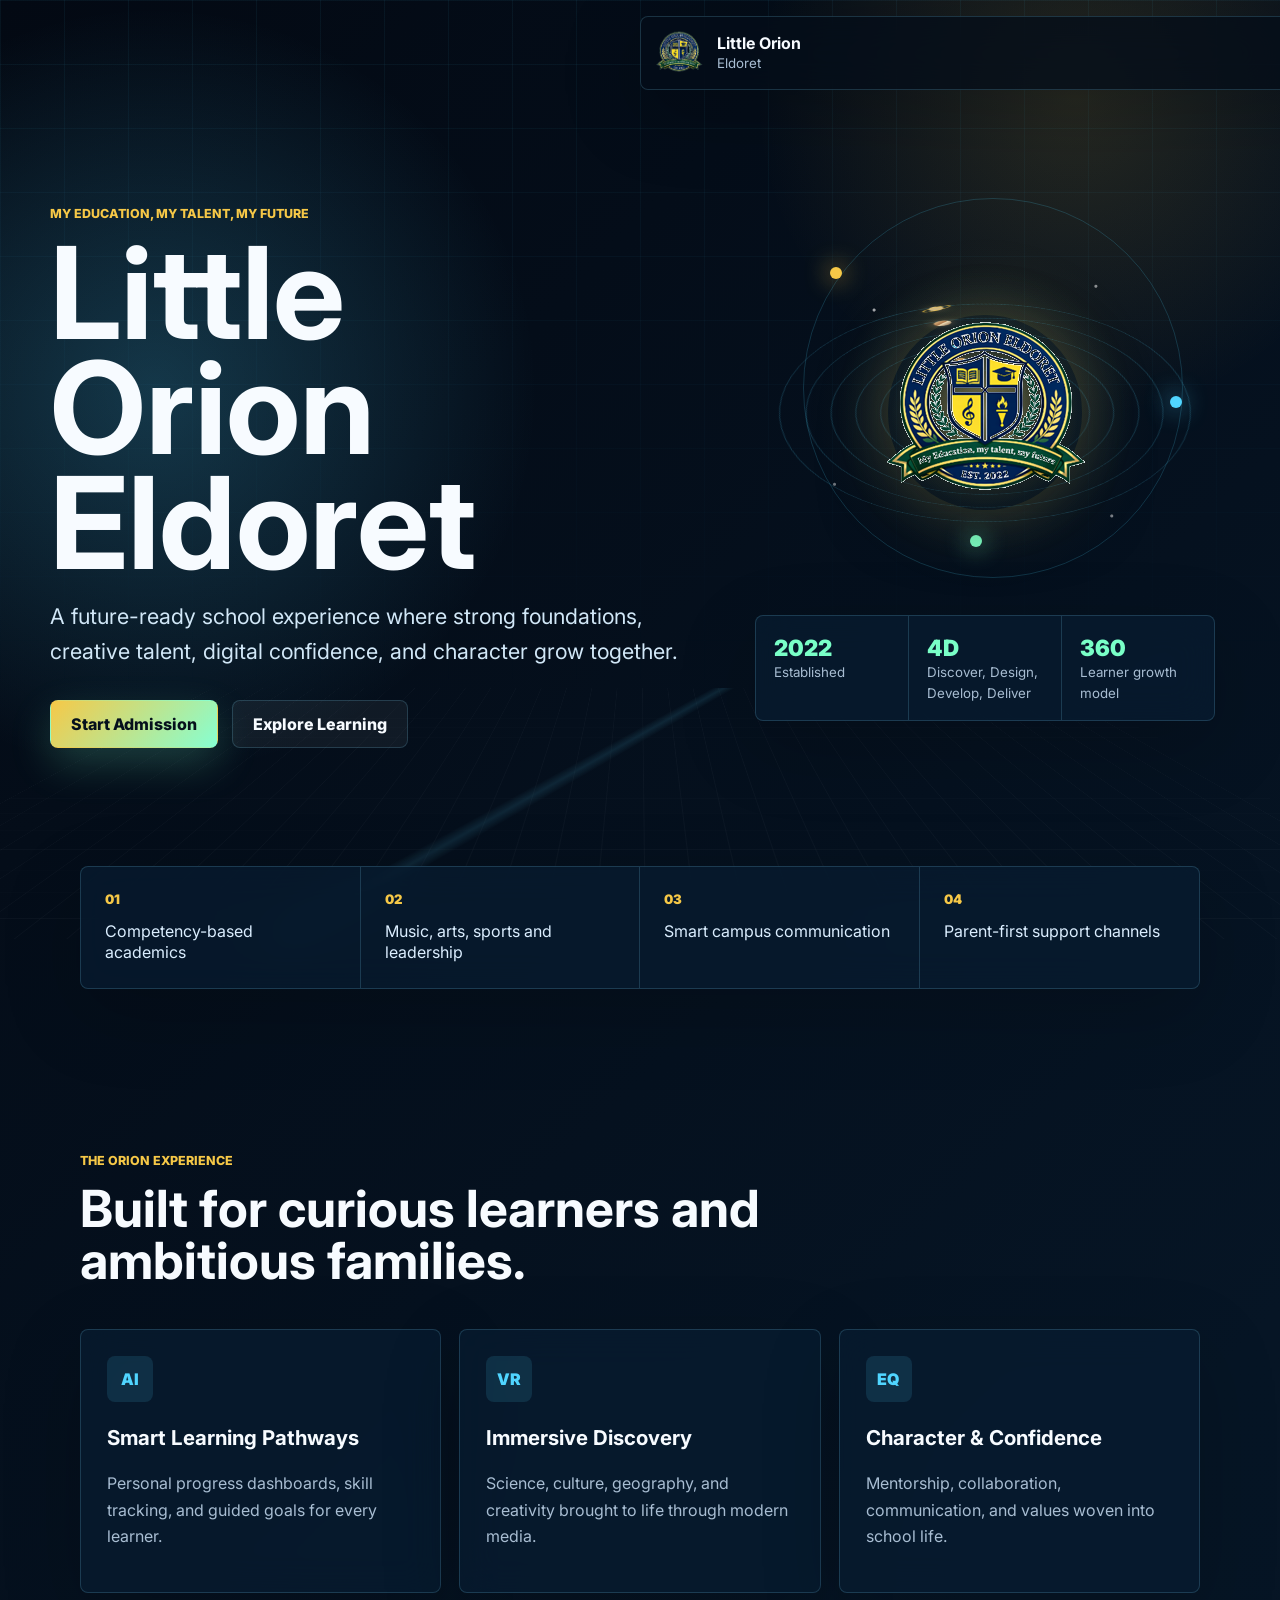
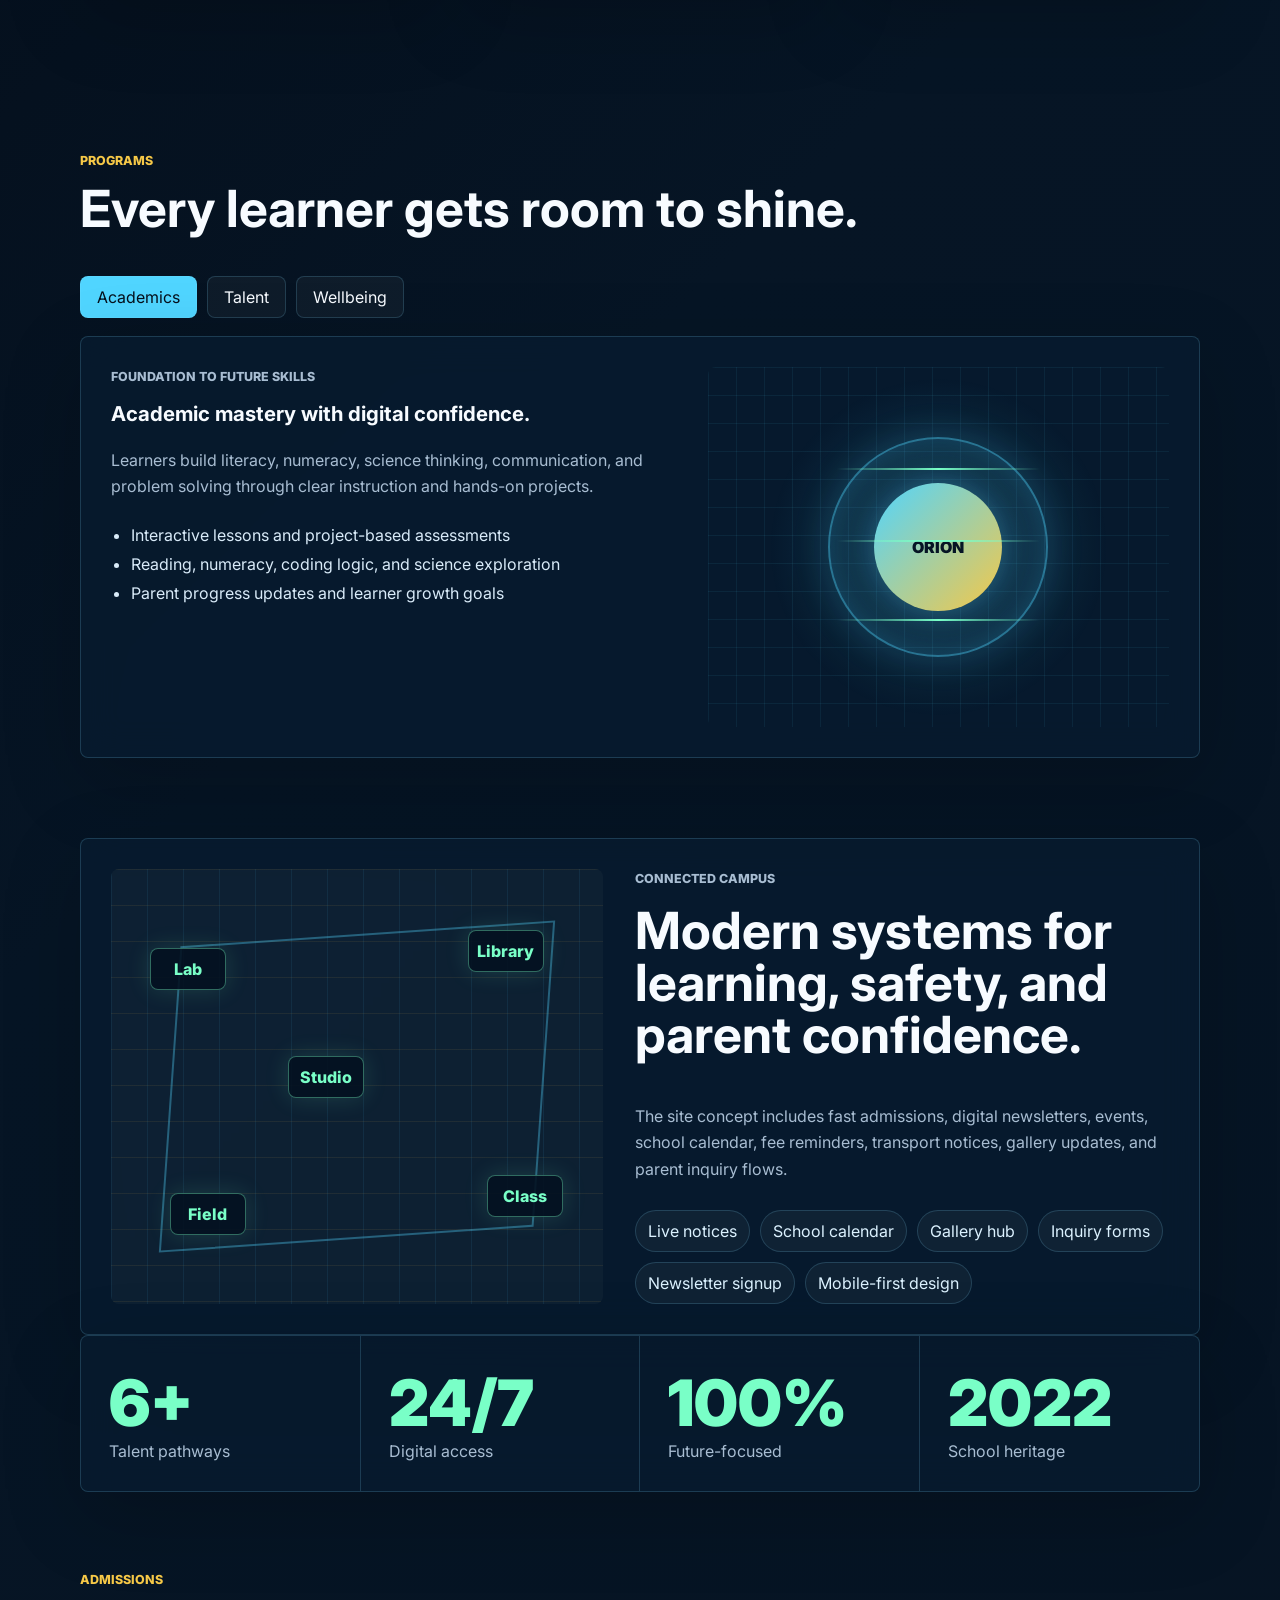
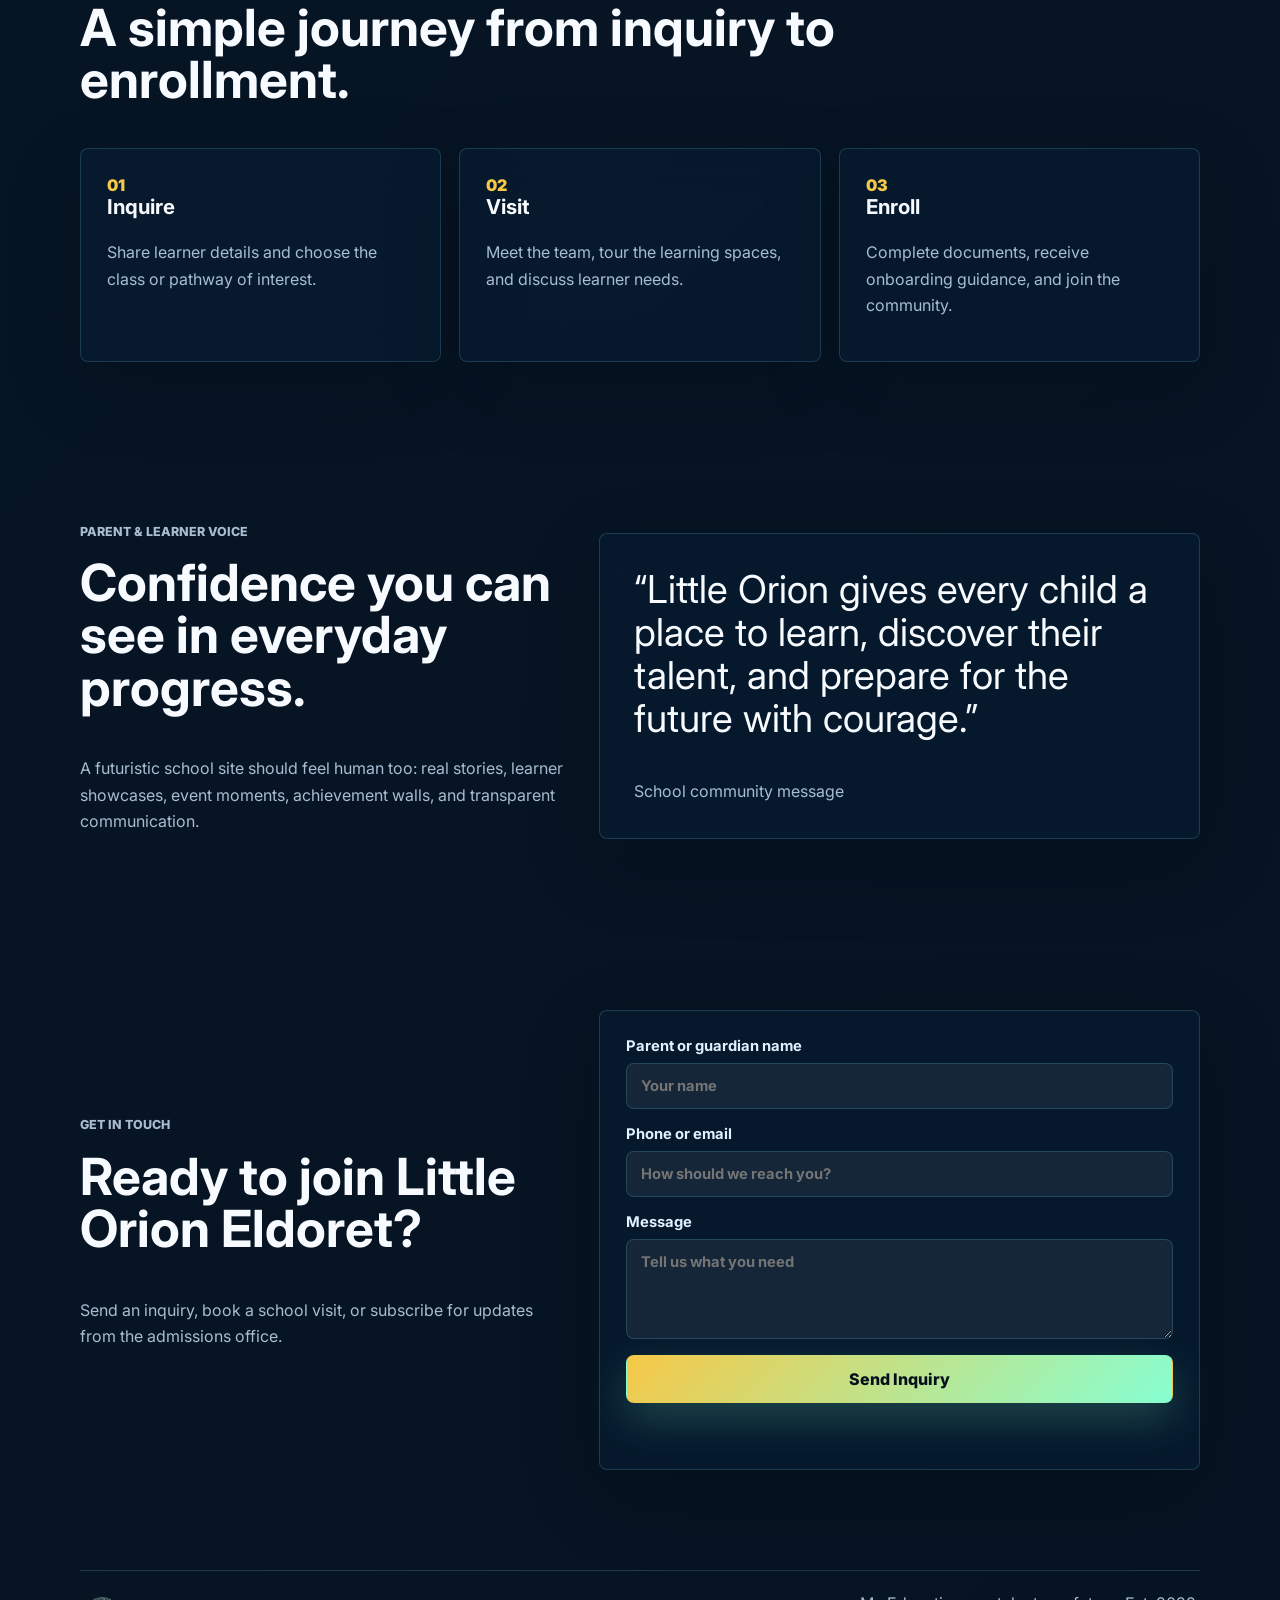
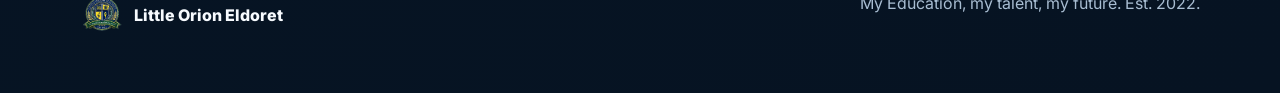
<file: Little Oriin Website/index.html>
<!DOCTYPE html>
<html lang="en">
  <head>
    <meta charset="UTF-8" />
    <meta name="viewport" content="width=device-width, initial-scale=1.0" />
    <title>Little Orion Eldoret | Future-Ready Learning</title>
    <meta
      name="description"
      content="A futuristic landing page concept for Little Orion Eldoret, built around academics, talent, technology, admissions, and school community."
    />
    <link rel="preconnect" href="https://fonts.googleapis.com" />
    <link rel="preconnect" href="https://fonts.gstatic.com" crossorigin />
    <link
      href="https://fonts.googleapis.com/css2?family=Inter:wght@400;500;600;700;800;900&display=swap"
      rel="stylesheet"
    />
    <link rel="stylesheet" href="styles.css" />
  </head>
  <body>
    <div class="site-shell">
      <header class="topbar" data-reveal>
        <a class="brand" href="#home" aria-label="Little Orion Eldoret home">
          <img src="assets/little-orion-crest-transparent.png" alt="Little Orion Eldoret logo" />
          <span>
            <strong>Little Orion</strong>
            <small>Eldoret</small>
          </span>
        </a>
        <button class="menu-toggle" type="button" aria-label="Open navigation" aria-expanded="false">
          <span></span>
          <span></span>
          <span></span>
        </button>
        <nav class="nav-links" aria-label="Main navigation">
          <a href="#programs">Programs</a>
          <a href="#experience">Experience</a>
          <a href="#admissions">Admissions</a>
          <a href="#contact">Contact</a>
        </nav>
      </header>

      <main id="home">
        <section class="hero">
          <div class="hero-grid" aria-hidden="true"></div>
          <div class="hero-orbit" aria-hidden="true">
            <span></span>
            <span></span>
            <span></span>
          </div>
          <div class="hero-content" data-reveal>
            <p class="eyebrow">My Education, My Talent, My Future</p>
            <h1>Little Orion Eldoret</h1>
            <p class="hero-copy">
              A future-ready school experience where strong foundations, creative talent, digital
              confidence, and character grow together.
            </p>
            <div class="hero-actions">
              <a class="btn primary" href="#admissions">Start Admission</a>
              <a class="btn secondary" href="#programs">Explore Learning</a>
            </div>
          </div>

          <div class="hero-panel" data-reveal>
            <div class="crest-halo">
              <div class="solar-system" aria-hidden="true">
                <span class="orbit orbit-mercury"><i></i></span>
                <span class="orbit orbit-venus"><i></i></span>
                <span class="orbit orbit-earth"><i></i></span>
                <span class="orbit orbit-mars"><i></i></span>
                <span class="orbit orbit-jupiter"><i></i></span>
                <span class="orbit orbit-saturn"><i></i></span>
              </div>
              <img src="assets/little-orion-crest-transparent.png" alt="Little Orion Eldoret crest" />
            </div>
            <div class="signal-board">
              <div>
                <span>2022</span>
                <small>Established</small>
              </div>
              <div>
                <span>4D</span>
                <small>Discover, Design, Develop, Deliver</small>
              </div>
              <div>
                <span>360</span>
                <small>Learner growth model</small>
              </div>
            </div>
          </div>
        </section>

        <section class="quick-links" aria-label="School highlights" data-reveal>
          <a href="#academics">
            <span>01</span>
            Competency-based academics
          </a>
          <a href="#talent">
            <span>02</span>
            Music, arts, sports and leadership
          </a>
          <a href="#campus">
            <span>03</span>
            Smart campus communication
          </a>
          <a href="#contact">
            <span>04</span>
            Parent-first support channels
          </a>
        </section>

        <section class="section intro" id="experience">
          <div class="section-heading" data-reveal>
            <p class="eyebrow">The Orion Experience</p>
            <h2>Built for curious learners and ambitious families.</h2>
          </div>
          <div class="experience-grid">
            <article data-reveal>
              <div class="icon">AI</div>
              <h3>Smart Learning Pathways</h3>
              <p>Personal progress dashboards, skill tracking, and guided goals for every learner.</p>
            </article>
            <article data-reveal>
              <div class="icon">VR</div>
              <h3>Immersive Discovery</h3>
              <p>Science, culture, geography, and creativity brought to life through modern media.</p>
            </article>
            <article data-reveal>
              <div class="icon">EQ</div>
              <h3>Character & Confidence</h3>
              <p>Mentorship, collaboration, communication, and values woven into school life.</p>
            </article>
          </div>
        </section>

        <section class="section programs" id="programs">
          <div class="section-heading" data-reveal>
            <p class="eyebrow">Programs</p>
            <h2>Every learner gets room to shine.</h2>
          </div>
          <div class="program-tabs" data-reveal>
            <button class="tab active" type="button" data-tab="academics">Academics</button>
            <button class="tab" type="button" data-tab="talent">Talent</button>
            <button class="tab" type="button" data-tab="wellbeing">Wellbeing</button>
          </div>
          <div class="program-display" data-reveal>
            <div class="program-copy">
              <p class="kicker" id="program-kicker">Foundation to future skills</p>
              <h3 id="program-title">Academic mastery with digital confidence.</h3>
              <p id="program-text">
                Learners build literacy, numeracy, science thinking, communication, and problem
                solving through clear instruction and hands-on projects.
              </p>
              <ul id="program-list">
                <li>Interactive lessons and project-based assessments</li>
                <li>Reading, numeracy, coding logic, and science exploration</li>
                <li>Parent progress updates and learner growth goals</li>
              </ul>
            </div>
            <div class="hologram-card" aria-label="Program visualization">
              <div class="holo-ring"></div>
              <div class="holo-core">
                <span>ORION</span>
              </div>
              <div class="data-stream one"></div>
              <div class="data-stream two"></div>
              <div class="data-stream three"></div>
            </div>
          </div>
        </section>

        <section class="section campus" id="campus">
          <div class="campus-visual" data-reveal>
            <div class="campus-line"></div>
            <div class="node n1">Lab</div>
            <div class="node n2">Library</div>
            <div class="node n3">Studio</div>
            <div class="node n4">Field</div>
            <div class="node n5">Class</div>
          </div>
          <div class="campus-copy" data-reveal>
            <p class="eyebrow">Connected Campus</p>
            <h2>Modern systems for learning, safety, and parent confidence.</h2>
            <p>
              The site concept includes fast admissions, digital newsletters, events, school
              calendar, fee reminders, transport notices, gallery updates, and parent inquiry flows.
            </p>
            <div class="feature-list">
              <span>Live notices</span>
              <span>School calendar</span>
              <span>Gallery hub</span>
              <span>Inquiry forms</span>
              <span>Newsletter signup</span>
              <span>Mobile-first design</span>
            </div>
          </div>
        </section>

        <section class="section stats" data-reveal>
          <div>
            <strong>6+</strong>
            <span>Talent pathways</span>
          </div>
          <div>
            <strong>24/7</strong>
            <span>Digital access</span>
          </div>
          <div>
            <strong>100%</strong>
            <span>Future-focused</span>
          </div>
          <div>
            <strong>2022</strong>
            <span>School heritage</span>
          </div>
        </section>

        <section class="section admissions" id="admissions">
          <div class="section-heading" data-reveal>
            <p class="eyebrow">Admissions</p>
            <h2>A simple journey from inquiry to enrollment.</h2>
          </div>
          <div class="timeline">
            <article data-reveal>
              <span>01</span>
              <h3>Inquire</h3>
              <p>Share learner details and choose the class or pathway of interest.</p>
            </article>
            <article data-reveal>
              <span>02</span>
              <h3>Visit</h3>
              <p>Meet the team, tour the learning spaces, and discuss learner needs.</p>
            </article>
            <article data-reveal>
              <span>03</span>
              <h3>Enroll</h3>
              <p>Complete documents, receive onboarding guidance, and join the community.</p>
            </article>
          </div>
        </section>

        <section class="section stories">
          <div class="story-copy" data-reveal>
            <p class="eyebrow">Parent & Learner Voice</p>
            <h2>Confidence you can see in everyday progress.</h2>
            <p>
              A futuristic school site should feel human too: real stories, learner showcases,
              event moments, achievement walls, and transparent communication.
            </p>
          </div>
          <div class="testimonial" data-reveal>
            <p>
              “Little Orion gives every child a place to learn, discover their talent, and prepare
              for the future with courage.”
            </p>
            <span>School community message</span>
          </div>
        </section>

        <section class="section contact" id="contact">
          <div data-reveal>
            <p class="eyebrow">Get In Touch</p>
            <h2>Ready to join Little Orion Eldoret?</h2>
            <p>
              Send an inquiry, book a school visit, or subscribe for updates from the admissions
              office.
            </p>
          </div>
          <form
            class="contact-form"
            data-reveal
            action="https://formsubmit.co/ajax/kinyanjuinjogu28@gmail.com"
            method="POST"
          >
            <input type="hidden" name="_subject" value="New Little Orion Eldoret inquiry" />
            <input type="hidden" name="_template" value="table" />
            <input type="text" name="_honey" tabindex="-1" autocomplete="off" aria-hidden="true" />
            <label>
              Parent or guardian name
              <input type="text" name="name" placeholder="Your name" required />
            </label>
            <label>
              Phone or email
              <input type="text" name="contact" placeholder="How should we reach you?" required />
            </label>
            <label>
              Message
              <textarea name="message" rows="4" placeholder="Tell us what you need" required></textarea>
            </label>
            <button class="btn primary" type="submit">Send Inquiry</button>
            <p class="form-status" role="status" aria-live="polite"></p>
          </form>
        </section>
      </main>

      <footer class="footer">
        <div>
          <img src="assets/little-orion-crest-transparent.png" alt="" />
          <span>Little Orion Eldoret</span>
        </div>
        <p>My Education, my talent, my future. Est. 2022.</p>
      </footer>
    </div>
    <script src="script.js"></script>
  </body>
</html>
</file>
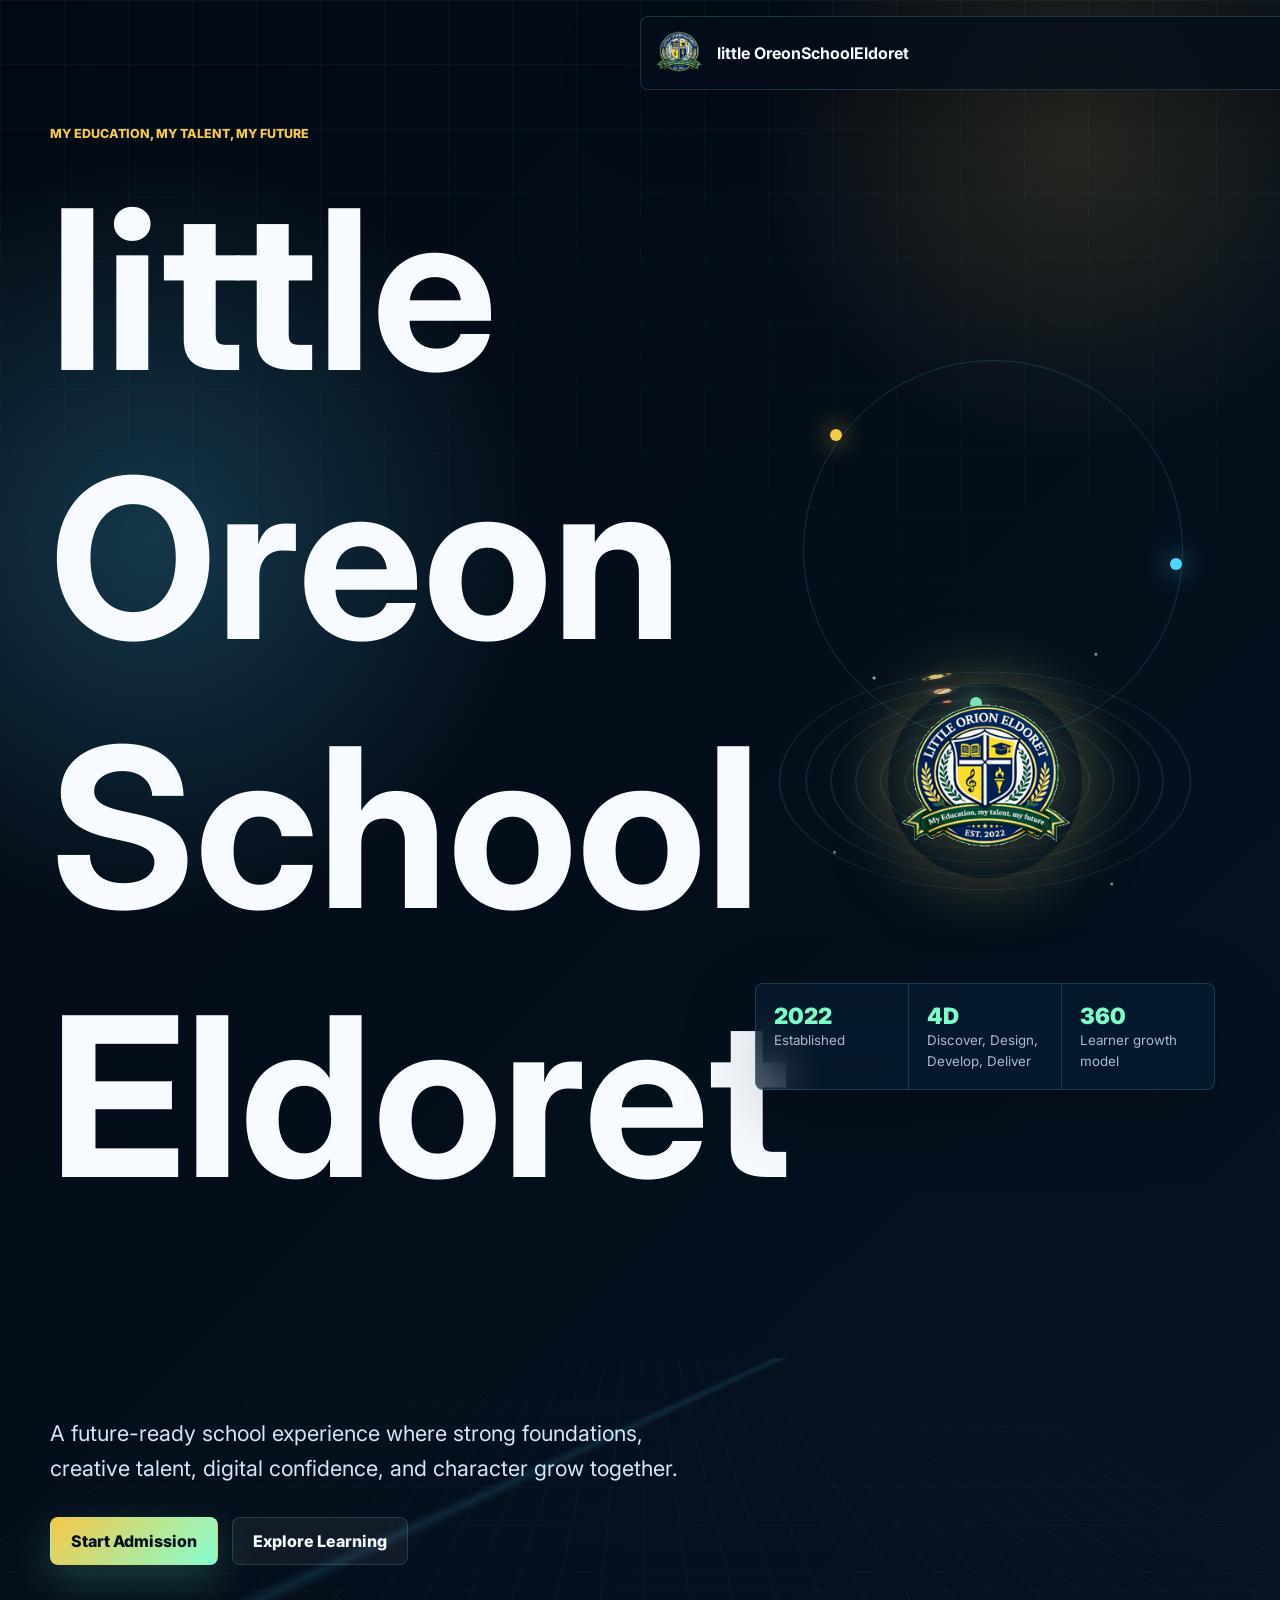
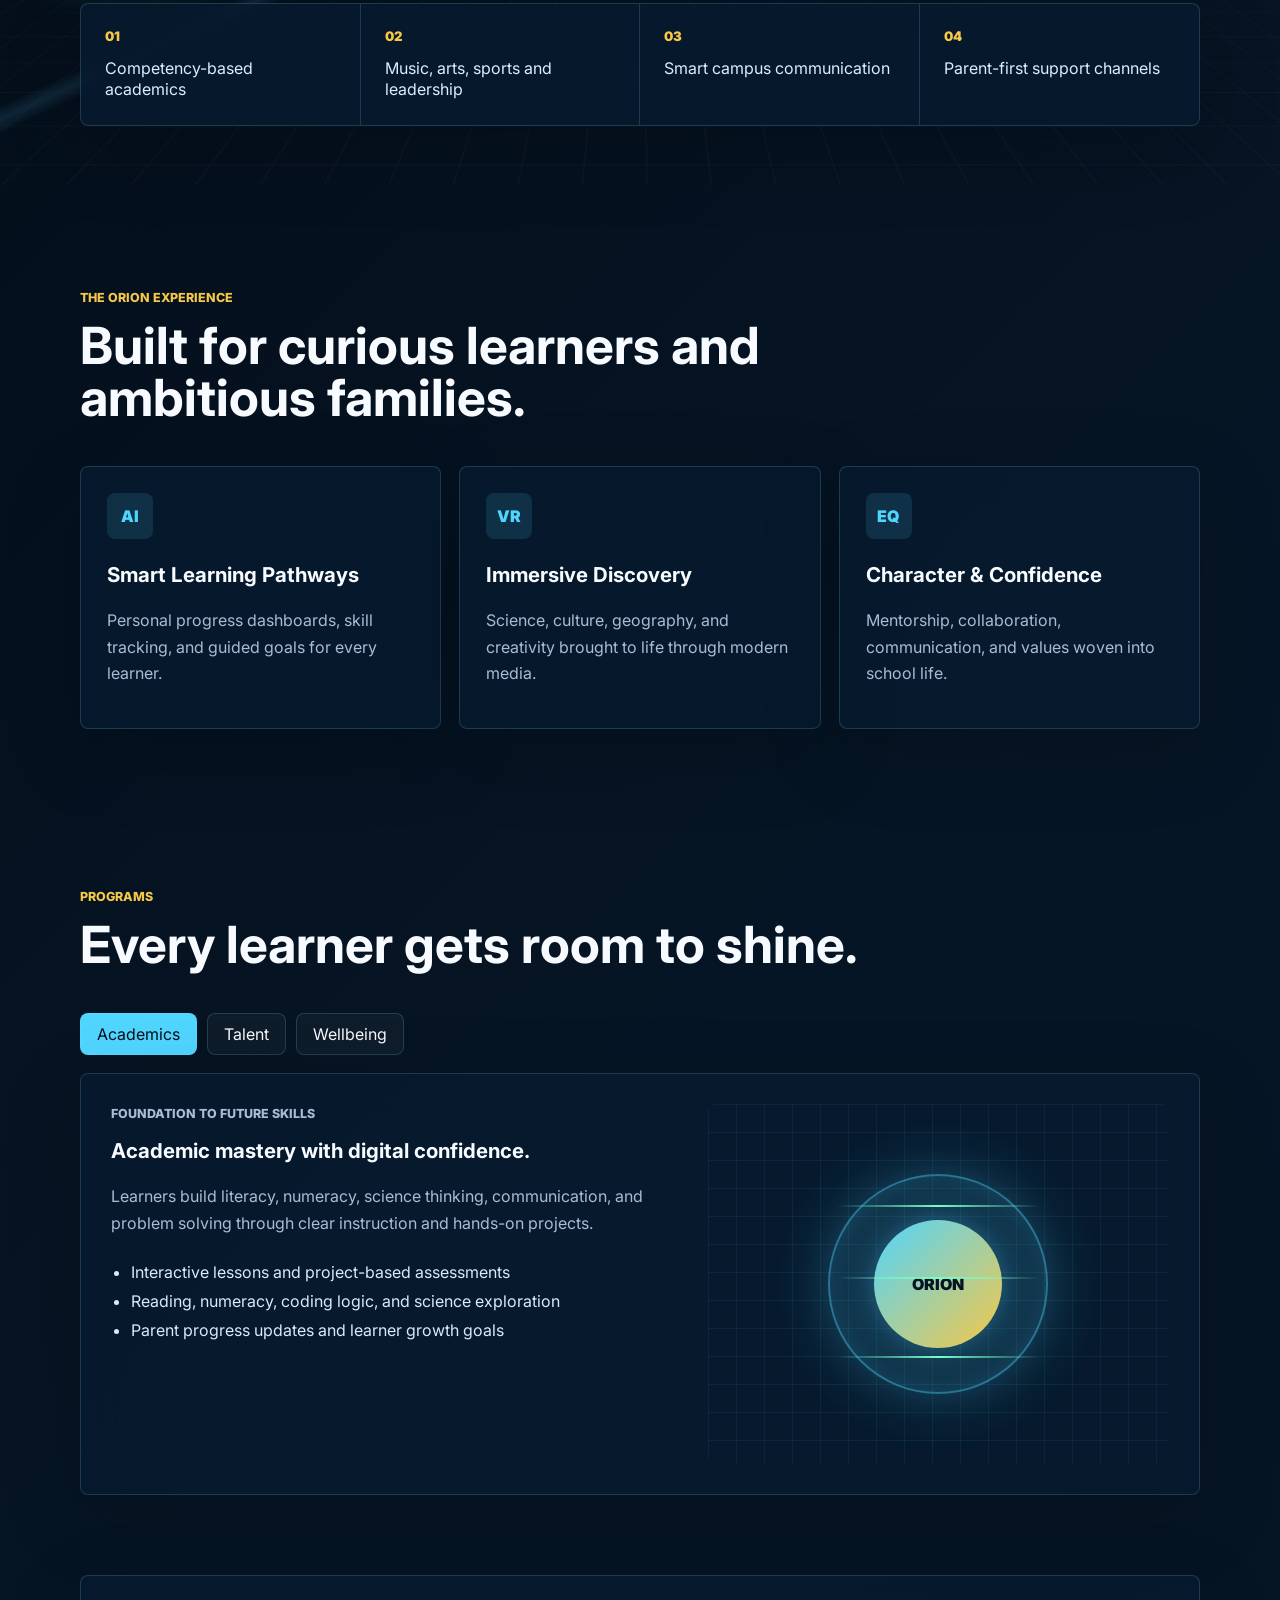
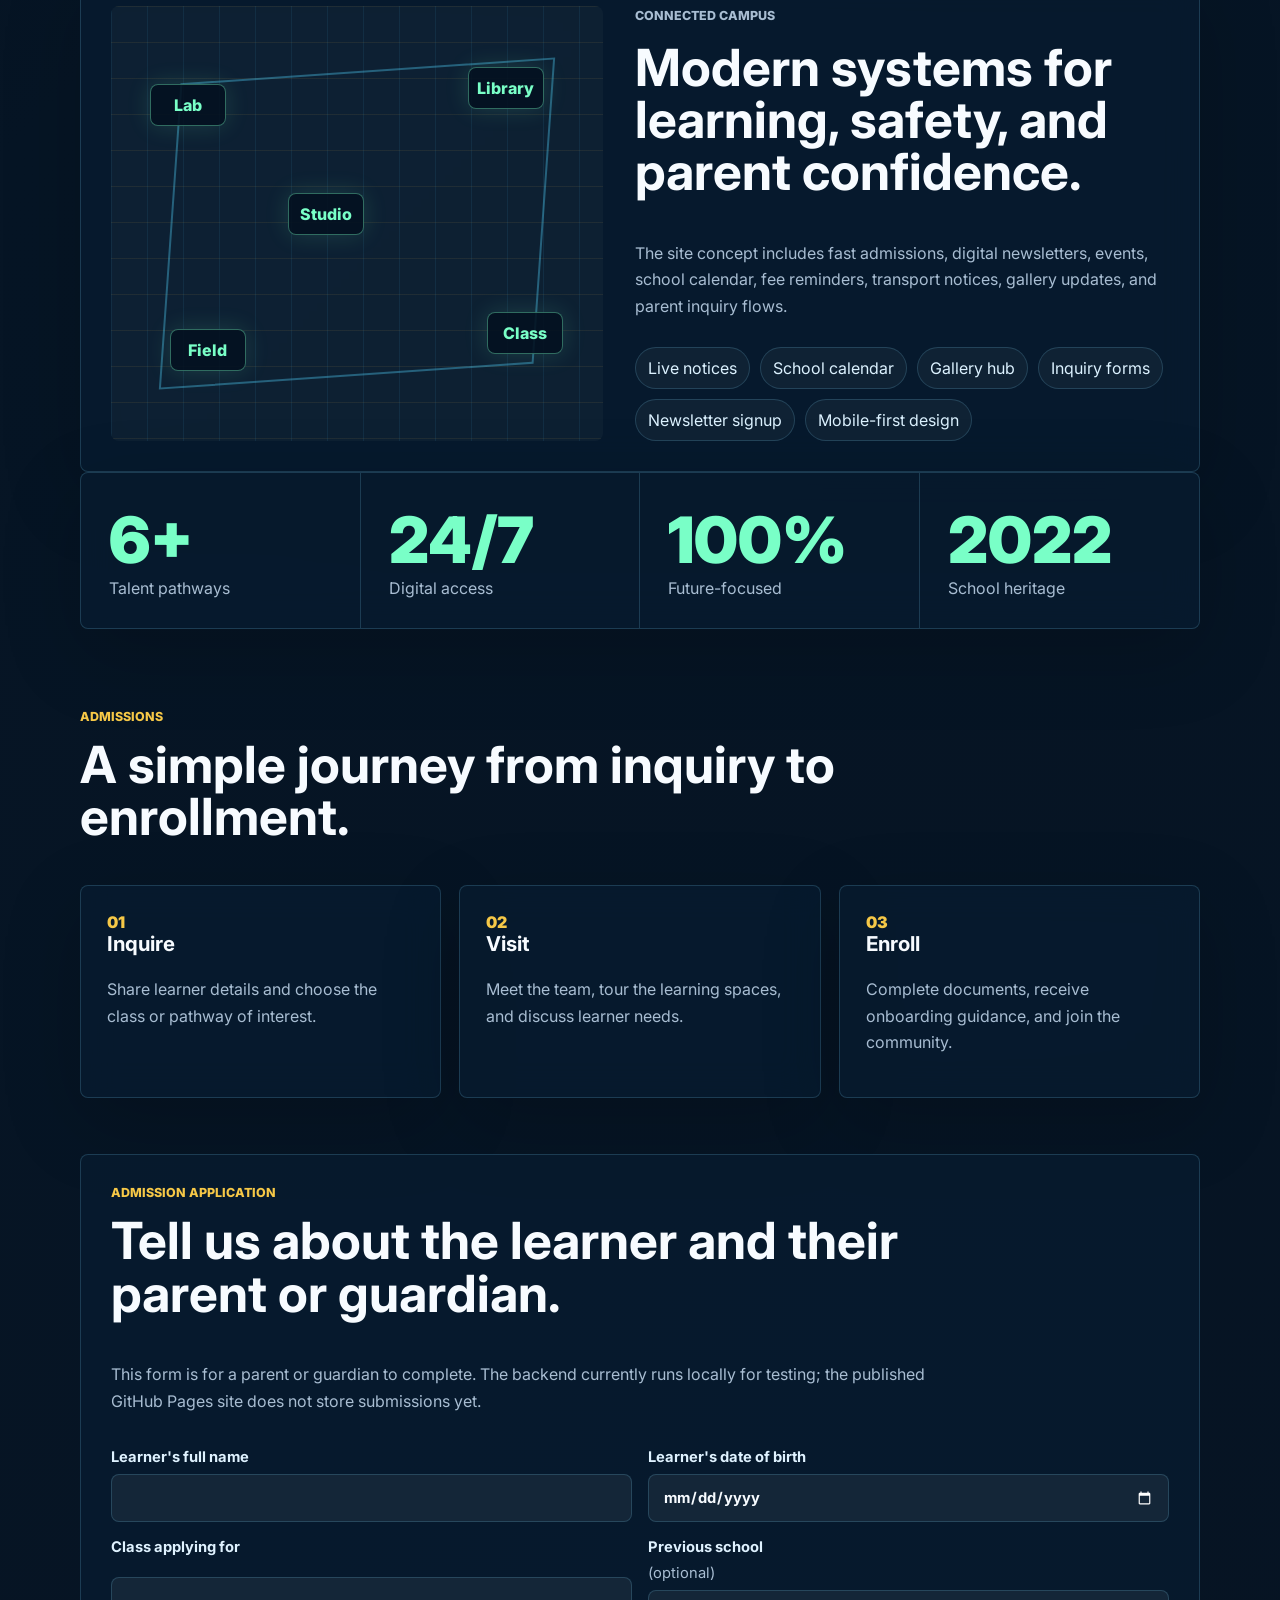
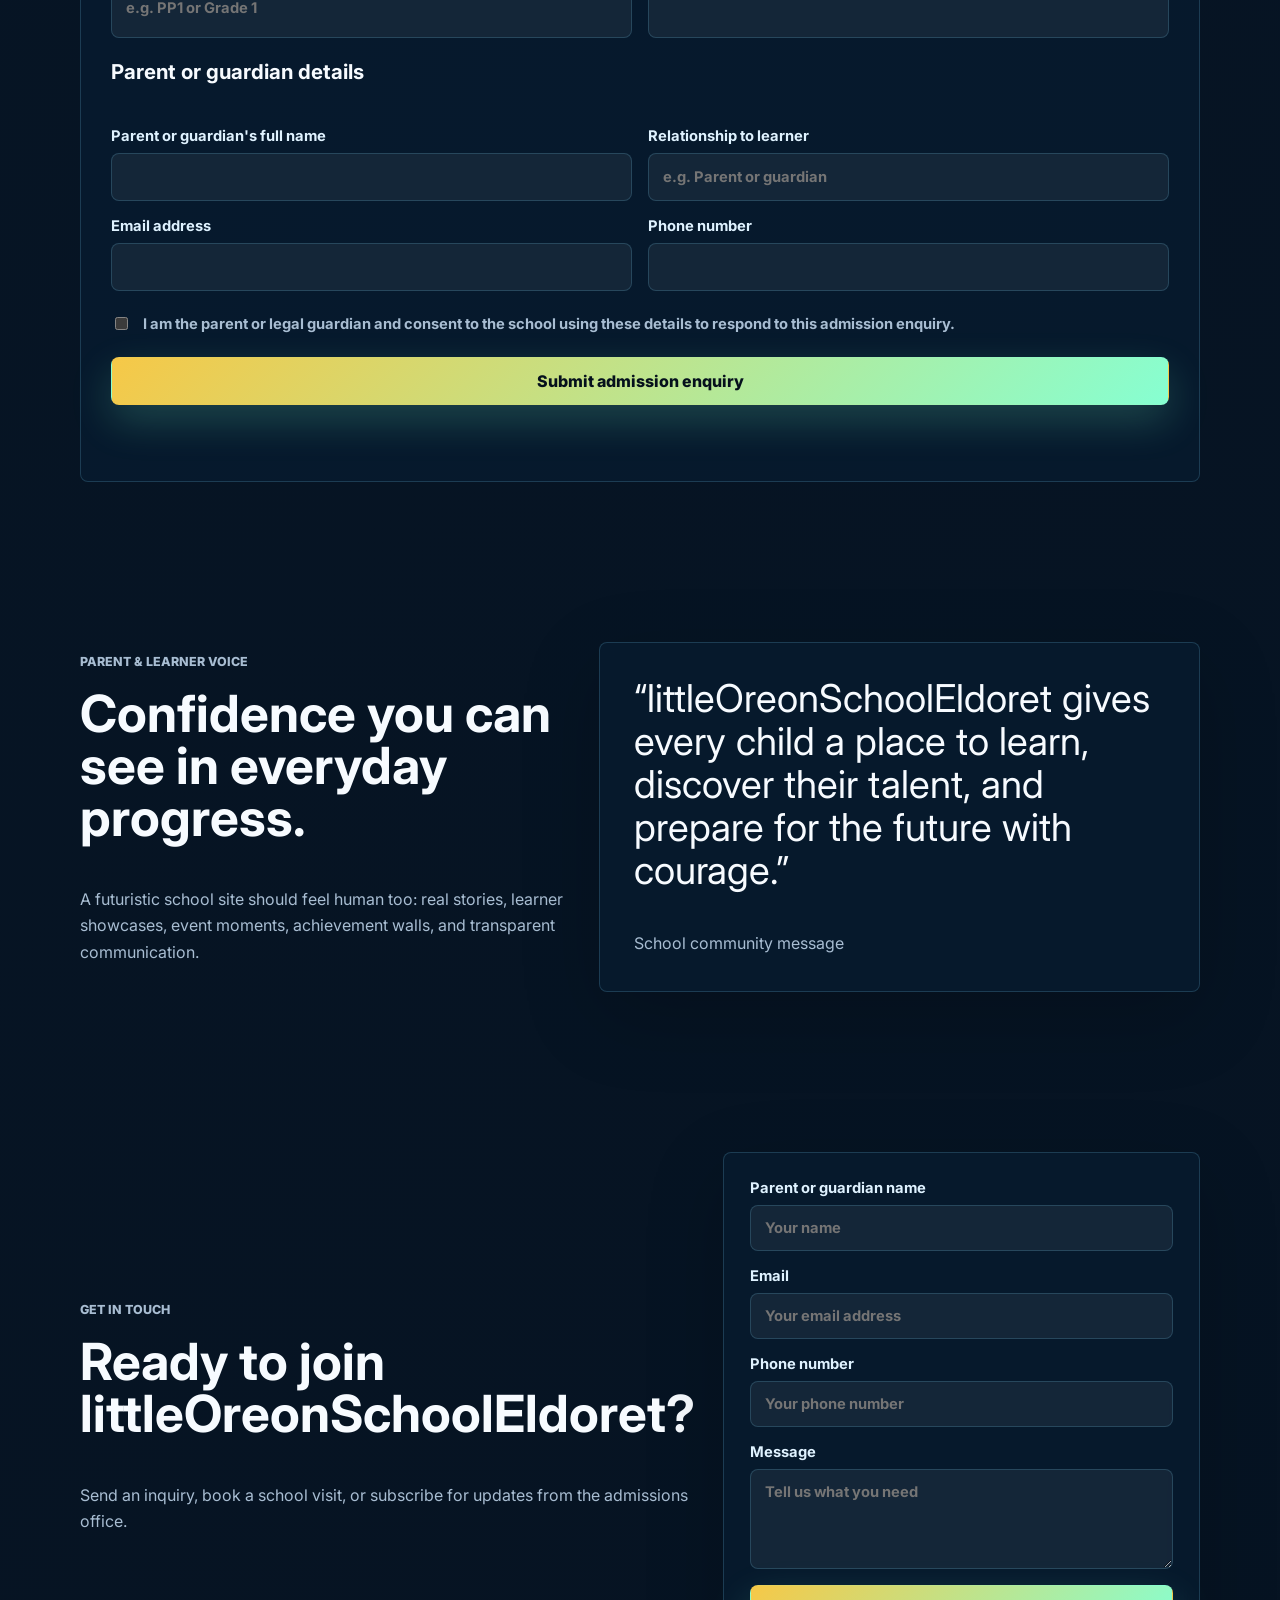
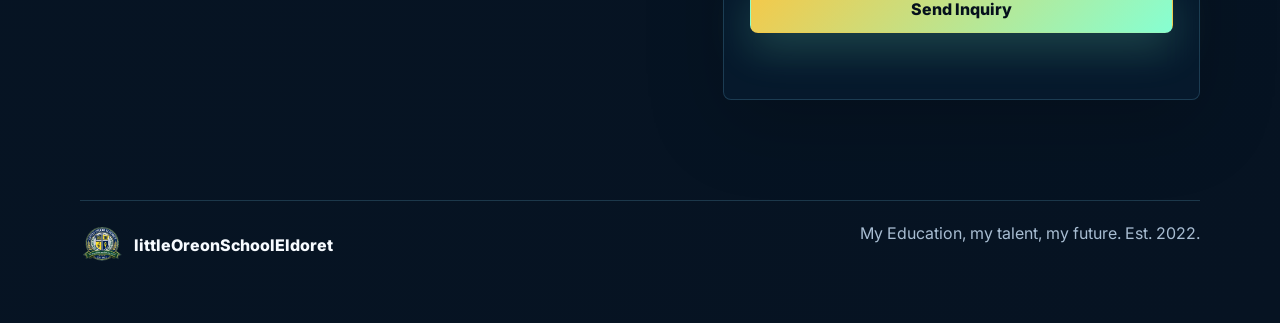
<file: Little Oriin Website/LITTLE OREON SITE_FINAL/index.html>
<!DOCTYPE html>
<html lang="en">
  <head>
    <meta charset="UTF-8" />
    <meta name="viewport" content="width=device-width, initial-scale=1.0" />
    <title>little Oreon School Eldoret</title>
    <meta
      name="description"
      content="littleOreonSchoolEldoret: academics, talent, technology, admissions, and school community."
    />
    <link rel="preconnect" href="https://fonts.googleapis.com" />
    <link rel="preconnect" href="https://fonts.gstatic.com" crossorigin />
    <link
      href="https://fonts.googleapis.com/css2?family=Inter:wght@400;500;600;700;800;900&display=swap"
      rel="stylesheet"
    />
    <link rel="stylesheet" href="styles.css" />
  </head>
  <body>
    <div class="site-shell">
      <header class="topbar" data-reveal>
        <a class="brand" href="#home" aria-label="littleOreonSchoolEldoret home">
          <img src="assets/little-orion-crest-edge-transparent.png" alt="littleOreonSchoolEldoret logo" />
          <span>
            <strong>little OreonSchoolEldoret</strong>
          </span>
        </a>
        <button class="menu-toggle" type="button" aria-label="Open navigation" aria-expanded="false">
          <span></span>
          <span></span>
          <span></span>
        </button>
        <nav class="nav-links" aria-label="Main navigation">
          <a href="#programs">Programs</a>
          <a href="#experience">Experience</a>
          <a href="#admissions">Admissions</a>
          <a href="#contact">Contact</a>
        </nav>
      </header>

      <main id="home">
        <section class="hero">
          <div class="hero-grid" aria-hidden="true"></div>
          <div class="hero-orbit" aria-hidden="true">
            <span></span>
            <span></span>
            <span></span>
          </div>
          <div class="hero-content" data-reveal>
            <p class="eyebrow">My Education, My Talent, My Future</p>
            <h1>little Oreon School Eldoret</h1>
            <p class="hero-copy">
              A future-ready school experience where strong foundations, creative talent, digital
              confidence, and character grow together.
            </p>
            <div class="hero-actions">
              <a class="btn primary" href="#admission-form">Start Admission</a>
              <a class="btn secondary" href="#programs">Explore Learning</a>
            </div>
          </div>

          <div class="hero-panel" data-reveal>
            <div class="crest-halo">
              <div class="solar-system" aria-hidden="true">
                <span class="orbit orbit-mercury"><i></i></span>
                <span class="orbit orbit-venus"><i></i></span>
                <span class="orbit orbit-earth"><i></i></span>
                <span class="orbit orbit-mars"><i></i></span>
                <span class="orbit orbit-jupiter"><i></i></span>
                <span class="orbit orbit-saturn"><i></i></span>
              </div>
              <img src="assets/little-orion-crest-edge-transparent.png" alt="littleOreonSchoolEldoret crest" />
            </div>
            <div class="signal-board">
              <div>
                <span>2022</span>
                <small>Established</small>
              </div>
              <div>
                <span>4D</span>
                <small>Discover, Design, Develop, Deliver</small>
              </div>
              <div>
                <span>360</span>
                <small>Learner growth model</small>
              </div>
            </div>
          </div>
        </section>

        <section class="quick-links" aria-label="School highlights" data-reveal>
          <a href="#academics">
            <span>01</span>
            Competency-based academics
          </a>
          <a href="#talent">
            <span>02</span>
            Music, arts, sports and leadership
          </a>
          <a href="#campus">
            <span>03</span>
            Smart campus communication
          </a>
          <a href="#contact">
            <span>04</span>
            Parent-first support channels
          </a>
        </section>

        <section class="section intro" id="experience">
          <div class="section-heading" data-reveal>
            <p class="eyebrow">The Orion Experience</p>
            <h2>Built for curious learners and ambitious families.</h2>
          </div>
          <div class="experience-grid">
            <article data-reveal>
              <div class="icon">AI</div>
              <h3>Smart Learning Pathways</h3>
              <p>Personal progress dashboards, skill tracking, and guided goals for every learner.</p>
            </article>
            <article data-reveal>
              <div class="icon">VR</div>
              <h3>Immersive Discovery</h3>
              <p>Science, culture, geography, and creativity brought to life through modern media.</p>
            </article>
            <article data-reveal>
              <div class="icon">EQ</div>
              <h3>Character & Confidence</h3>
              <p>Mentorship, collaboration, communication, and values woven into school life.</p>
            </article>
          </div>
        </section>

        <section class="section programs" id="programs">
          <div class="section-heading" data-reveal>
            <p class="eyebrow">Programs</p>
            <h2>Every learner gets room to shine.</h2>
          </div>
          <div class="program-tabs" data-reveal>
            <button class="tab active" type="button" data-tab="academics">Academics</button>
            <button class="tab" type="button" data-tab="talent">Talent</button>
            <button class="tab" type="button" data-tab="wellbeing">Wellbeing</button>
          </div>
          <div class="program-display" data-reveal>
            <div class="program-copy">
              <p class="kicker" id="program-kicker">Foundation to future skills</p>
              <h3 id="program-title">Academic mastery with digital confidence.</h3>
              <p id="program-text">
                Learners build literacy, numeracy, science thinking, communication, and problem
                solving through clear instruction and hands-on projects.
              </p>
              <ul id="program-list">
                <li>Interactive lessons and project-based assessments</li>
                <li>Reading, numeracy, coding logic, and science exploration</li>
                <li>Parent progress updates and learner growth goals</li>
              </ul>
            </div>
            <div class="hologram-card" aria-label="Program visualization">
              <div class="holo-ring"></div>
              <div class="holo-core">
                <span>ORION</span>
              </div>
              <div class="data-stream one"></div>
              <div class="data-stream two"></div>
              <div class="data-stream three"></div>
            </div>
          </div>
        </section>

        <section class="section campus" id="campus">
          <div class="campus-visual" data-reveal>
            <div class="campus-line"></div>
            <div class="node n1">Lab</div>
            <div class="node n2">Library</div>
            <div class="node n3">Studio</div>
            <div class="node n4">Field</div>
            <div class="node n5">Class</div>
          </div>
          <div class="campus-copy" data-reveal>
            <p class="eyebrow">Connected Campus</p>
            <h2>Modern systems for learning, safety, and parent confidence.</h2>
            <p>
              The site concept includes fast admissions, digital newsletters, events, school
              calendar, fee reminders, transport notices, gallery updates, and parent inquiry flows.
            </p>
            <div class="feature-list">
              <span>Live notices</span>
              <span>School calendar</span>
              <span>Gallery hub</span>
              <span>Inquiry forms</span>
              <span>Newsletter signup</span>
              <span>Mobile-first design</span>
            </div>
          </div>
        </section>

        <section class="section stats" data-reveal>
          <div>
            <strong>6+</strong>
            <span>Talent pathways</span>
          </div>
          <div>
            <strong>24/7</strong>
            <span>Digital access</span>
          </div>
          <div>
            <strong>100%</strong>
            <span>Future-focused</span>
          </div>
          <div>
            <strong>2022</strong>
            <span>School heritage</span>
          </div>
        </section>

        <section class="section admissions" id="admissions">
          <div class="section-heading" data-reveal>
            <p class="eyebrow">Admissions</p>
            <h2>A simple journey from inquiry to enrollment.</h2>
          </div>
          <div class="timeline">
            <article data-reveal>
              <span>01</span>
              <h3>Inquire</h3>
              <p>Share learner details and choose the class or pathway of interest.</p>
            </article>
            <article data-reveal>
              <span>02</span>
              <h3>Visit</h3>
              <p>Meet the team, tour the learning spaces, and discuss learner needs.</p>
            </article>
            <article data-reveal>
              <span>03</span>
              <h3>Enroll</h3>
              <p>Complete documents, receive onboarding guidance, and join the community.</p>
            </article>
          </div>
          <div class="admission-form-panel" id="admission-form" data-reveal>
            <div class="section-heading">
              <p class="eyebrow">Admission application</p>
              <h2>Tell us about the learner and their parent or guardian.</h2>
              <p class="admission-notice">
                This form is for a parent or guardian to complete. The backend currently runs locally
                for testing; the published GitHub Pages site does not store submissions yet.
              </p>
            </div>
            <form class="admission-form">
              <div class="form-grid">
                <label>
                  Learner's full name
                  <input type="text" name="learnerName" autocomplete="name" maxlength="120" required />
                </label>
                <label>
                  Learner's date of birth
                  <input type="date" name="dateOfBirth" required />
                </label>
                <label>
                  Class applying for
                  <input type="text" name="requestedClass" maxlength="80" placeholder="e.g. PP1 or Grade 1" required />
                </label>
                <label>
                  Previous school <span class="optional">(optional)</span>
                  <input type="text" name="previousSchool" maxlength="120" />
                </label>
              </div>
              <h3>Parent or guardian details</h3>
              <div class="form-grid">
                <label>
                  Parent or guardian's full name
                  <input type="text" name="guardianName" autocomplete="name" maxlength="120" required />
                </label>
                <label>
                  Relationship to learner
                  <input type="text" name="guardianRelationship" maxlength="60" placeholder="e.g. Parent or guardian" required />
                </label>
                <label>
                  Email address
                  <input type="email" name="guardianEmail" autocomplete="email" maxlength="254" required />
                </label>
                <label>
                  Phone number
                  <input type="tel" name="guardianPhone" autocomplete="tel" maxlength="30" required />
                </label>
              </div>
              <label class="consent-label">
                <input type="checkbox" name="guardianConsent" value="yes" required />
                I am the parent or legal guardian and consent to the school using these details to
                respond to this admission enquiry.
              </label>
              <button class="btn primary" type="submit">Submit admission enquiry</button>
              <p class="form-status" role="status" aria-live="polite"></p>
            </form>
          </div>
        </section>

        <section class="section stories">
          <div class="story-copy" data-reveal>
            <p class="eyebrow">Parent & Learner Voice</p>
            <h2>Confidence you can see in everyday progress.</h2>
            <p>
              A futuristic school site should feel human too: real stories, learner showcases,
              event moments, achievement walls, and transparent communication.
            </p>
          </div>
          <div class="testimonial" data-reveal>
            <p>
              “littleOreonSchoolEldoret gives every child a place to learn, discover their talent, and prepare
              for the future with courage.”
            </p>
            <span>School community message</span>
          </div>
        </section>

        <section class="section contact" id="contact">
          <div data-reveal>
            <p class="eyebrow">Get In Touch</p>
            <h2>Ready to join littleOreonSchoolEldoret?</h2>
            <p>
              Send an inquiry, book a school visit, or subscribe for updates from the admissions
              office.
            </p>
          </div>
          <form
            class="contact-form"
            data-reveal
            action="https://formspree.io/f/xkoyrvpa"
            method="POST"
          >
            <input type="hidden" name="_subject" value="New littleOreonSchoolEldoret inquiry" />
            <input type="text" name="_honey" tabindex="-1" autocomplete="off" aria-hidden="true" />
            <label>
              Parent or guardian name
              <input type="text" name="name" placeholder="Your name" required />
            </label>
            <label>
              Email
              <input type="email" name="email" placeholder="Your email address" required />
            </label>
            <label>
              Phone number
              <input type="tel" name="phone" placeholder="Your phone number" />
            </label>
            <label>
              Message
              <textarea name="message" rows="4" placeholder="Tell us what you need" required></textarea>
            </label>
            <button class="btn primary" type="submit">Send Inquiry</button>
            <p class="form-status" role="status" aria-live="polite"></p>
          </form>
        </section>
      </main>

      <footer class="footer">
        <div>
          <img src="assets/little-orion-crest-edge-transparent.png" alt="" />
          <span>littleOreonSchoolEldoret</span>
        </div>
        <p>My Education, my talent, my future. Est. 2022.</p>
      </footer>
    </div>
    <script src="script.js"></script>
  </body>
</html>
</file>
<file: Little Oriin Website/styles.css>
:root {
  color-scheme: dark;
  --navy: #061525;
  --deep: #071b30;
  --blue: #0a4d8e;
  --cyan: #50d5ff;
  --mint: #79ffc7;
  --gold: #f6c847;
  --white: #f7fbff;
  --muted: #a8bdd2;
  --line: rgba(130, 219, 255, 0.18);
  --glass: rgba(8, 28, 49, 0.72);
  --radius: 8px;
  font-family: Inter, system-ui, -apple-system, BlinkMacSystemFont, "Segoe UI", sans-serif;
}

* {
  box-sizing: border-box;
}

html {
  scroll-behavior: smooth;
}

body {
  margin: 0;
  background:
    radial-gradient(circle at 12% 8%, rgba(80, 213, 255, 0.22), transparent 24rem),
    radial-gradient(circle at 84% 2%, rgba(246, 200, 71, 0.14), transparent 20rem),
    linear-gradient(135deg, #030913 0%, var(--navy) 42%, #061322 100%);
  color: var(--white);
  min-height: 100vh;
}

body::before {
  content: "";
  position: fixed;
  inset: 0;
  pointer-events: none;
  background-image:
    linear-gradient(rgba(80, 213, 255, 0.06) 1px, transparent 1px),
    linear-gradient(90deg, rgba(80, 213, 255, 0.06) 1px, transparent 1px);
  background-size: 64px 64px;
  mask-image: linear-gradient(to bottom, black, transparent 78%);
}

a {
  color: inherit;
  text-decoration: none;
}

button,
input,
textarea {
  font: inherit;
}

.site-shell {
  overflow: hidden;
}

.topbar {
  position: fixed;
  top: 16px;
  left: 50%;
  transform: translateX(-50%);
  z-index: 30;
  width: min(1120px, calc(100% - 32px));
  min-height: 72px;
  display: flex;
  align-items: center;
  justify-content: space-between;
  gap: 20px;
  padding: 10px 12px;
  border: 1px solid var(--line);
  border-radius: var(--radius);
  background: rgba(4, 14, 25, 0.78);
  backdrop-filter: blur(22px);
  box-shadow: 0 20px 80px rgba(0, 0, 0, 0.22);
}

.brand {
  display: inline-flex;
  align-items: center;
  gap: 12px;
  min-width: 0;
}

.brand img {
  width: 52px;
  height: 52px;
}

.brand strong,
.brand small {
  display: block;
}

.brand strong {
  font-size: 1rem;
  line-height: 1;
}

.brand small {
  color: var(--muted);
  margin-top: 4px;
}

.nav-links {
  display: flex;
  align-items: center;
  gap: 6px;
}

.nav-links a {
  padding: 12px 14px;
  border-radius: 999px;
  color: #d8eaff;
  font-size: 0.92rem;
  transition: background 180ms ease, color 180ms ease;
}

.nav-links a:hover {
  background: rgba(80, 213, 255, 0.12);
  color: white;
}

.menu-toggle {
  display: none;
  width: 44px;
  height: 44px;
  border: 1px solid var(--line);
  border-radius: var(--radius);
  background: rgba(255, 255, 255, 0.04);
  padding: 10px;
}

.menu-toggle span {
  display: block;
  height: 2px;
  margin: 5px 0;
  background: var(--white);
}

.hero {
  position: relative;
  min-height: 100vh;
  display: grid;
  grid-template-columns: minmax(0, 1.05fr) minmax(300px, 0.8fr);
  align-items: center;
  gap: 48px;
  width: min(1180px, calc(100% - 40px));
  margin: 0 auto;
  padding: 126px 0 72px;
}

.hero-grid {
  position: absolute;
  inset: 80px -12vw 40px;
  background:
    linear-gradient(120deg, transparent 0 45%, rgba(80, 213, 255, 0.18) 46%, transparent 47% 100%),
    linear-gradient(rgba(255, 255, 255, 0.04) 1px, transparent 1px),
    linear-gradient(90deg, rgba(255, 255, 255, 0.04) 1px, transparent 1px);
  background-size: 100% 100%, 44px 44px, 44px 44px;
  transform: perspective(760px) rotateX(62deg) translateY(18%);
  transform-origin: center bottom;
  opacity: 0.62;
}

.hero-orbit {
  position: absolute;
  right: 4%;
  top: 22%;
  width: 380px;
  height: 380px;
  border: 1px solid rgba(80, 213, 255, 0.18);
  border-radius: 50%;
  animation: spin 18s linear infinite;
}

.hero-orbit span {
  position: absolute;
  width: 12px;
  height: 12px;
  border-radius: 50%;
  background: var(--gold);
  box-shadow: 0 0 24px var(--gold);
}

.hero-orbit span:nth-child(1) {
  top: 18%;
  left: 7%;
}

.hero-orbit span:nth-child(2) {
  right: 0;
  top: 52%;
  background: var(--cyan);
  box-shadow: 0 0 24px var(--cyan);
}

.hero-orbit span:nth-child(3) {
  bottom: 8%;
  left: 44%;
  background: var(--mint);
  box-shadow: 0 0 24px var(--mint);
}

.hero-content,
.hero-panel,
.section,
.quick-links {
  position: relative;
  z-index: 2;
}

.eyebrow,
.kicker {
  margin: 0 0 14px;
  color: var(--gold);
  font-size: 0.78rem;
  font-weight: 800;
  letter-spacing: 0;
  text-transform: uppercase;
}

h1,
h2,
h3,
p {
  margin-top: 0;
}

h1 {
  max-width: 820px;
  margin-bottom: 18px;
  font-size: clamp(3.4rem, 10vw, 8.4rem);
  line-height: 0.9;
  letter-spacing: 0;
}

h2 {
  font-size: clamp(2rem, 4vw, 4.2rem);
  line-height: 1.02;
  letter-spacing: 0;
}

h3 {
  font-size: 1.28rem;
  line-height: 1.18;
}

.hero-copy {
  max-width: 650px;
  color: #d1e7f7;
  font-size: clamp(1.05rem, 1.7vw, 1.35rem);
  line-height: 1.65;
}

.hero-actions {
  display: flex;
  flex-wrap: wrap;
  gap: 14px;
  margin-top: 30px;
}

.btn {
  display: inline-flex;
  align-items: center;
  justify-content: center;
  min-height: 48px;
  padding: 0 20px;
  border: 1px solid transparent;
  border-radius: var(--radius);
  font-weight: 800;
  cursor: pointer;
}

.btn.primary {
  color: #05101c;
  background: linear-gradient(135deg, var(--gold), #86ffd2);
  box-shadow: 0 16px 42px rgba(121, 255, 199, 0.2);
}

.btn.secondary {
  border-color: var(--line);
  color: var(--white);
  background: rgba(255, 255, 255, 0.05);
}

.hero-panel {
  display: grid;
  gap: 22px;
  justify-items: center;
}

.crest-halo {
  position: relative;
  width: min(360px, 82vw);
  aspect-ratio: 1;
  display: grid;
  place-items: center;
  border-radius: 50%;
  background:
    radial-gradient(circle at 50% 50%, rgba(246, 200, 71, 0.28), transparent 22%),
    radial-gradient(circle at 50% 50%, rgba(80, 213, 255, 0.12), transparent 58%),
    radial-gradient(circle at 50% 50%, rgba(246, 200, 71, 0.08), transparent 70%);
}

.crest-halo::before,
.crest-halo::after {
  content: "";
  position: absolute;
  inset: 0;
  border-radius: 50%;
  pointer-events: none;
}

.crest-halo::before {
  inset: 23%;
  background: radial-gradient(circle, rgba(255, 236, 139, 0.48), rgba(246, 200, 71, 0.12) 44%, transparent 68%);
  box-shadow: 0 0 54px rgba(246, 200, 71, 0.24);
  animation: solarPulse 3.8s ease-in-out infinite;
}

.crest-halo::after {
  inset: -5%;
  background:
    radial-gradient(circle at 22% 24%, rgba(255, 255, 255, 0.76) 0 1px, transparent 2px),
    radial-gradient(circle at 78% 18%, rgba(255, 255, 255, 0.62) 0 1px, transparent 2px),
    radial-gradient(circle at 82% 76%, rgba(255, 255, 255, 0.58) 0 1px, transparent 2px),
    radial-gradient(circle at 12% 68%, rgba(255, 255, 255, 0.52) 0 1px, transparent 2px);
  opacity: 0.82;
}

.crest-halo img {
  width: 64%;
  z-index: 5;
  filter: drop-shadow(0 24px 40px rgba(0, 0, 0, 0.38));
}

.solar-system {
  position: absolute;
  inset: -3%;
  z-index: 2;
  border-radius: 50%;
  transform: rotateX(58deg) rotateZ(-14deg);
  transform-style: preserve-3d;
}

.orbit {
  position: absolute;
  left: 50%;
  top: 50%;
  display: block;
  border: 1px solid rgba(80, 213, 255, 0.2);
  border-radius: 50%;
  transform: translate(-50%, -50%);
  animation: planetOrbit var(--duration) linear infinite;
}

.orbit i {
  position: absolute;
  left: 50%;
  top: -5px;
  display: block;
  width: var(--planet-size);
  height: var(--planet-size);
  border-radius: 50%;
  background: var(--planet-color);
  box-shadow: 0 0 16px var(--planet-glow);
  transform: translateX(-50%) rotateX(-58deg);
}

.orbit-mercury {
  width: 42%;
  height: 42%;
  --duration: 6s;
  --planet-size: 7px;
  --planet-color: #bab8ad;
  --planet-glow: rgba(186, 184, 173, 0.45);
}

.orbit-venus {
  width: 55%;
  height: 55%;
  --duration: 9s;
  --planet-size: 10px;
  --planet-color: #e9b66c;
  --planet-glow: rgba(233, 182, 108, 0.5);
}

.orbit-earth {
  width: 68%;
  height: 68%;
  --duration: 13s;
  --planet-size: 11px;
  --planet-color: #4dd6ff;
  --planet-glow: rgba(77, 214, 255, 0.55);
}

.orbit-mars {
  width: 81%;
  height: 81%;
  --duration: 17s;
  --planet-size: 9px;
  --planet-color: #db735d;
  --planet-glow: rgba(219, 115, 93, 0.5);
}

.orbit-jupiter {
  width: 94%;
  height: 94%;
  --duration: 24s;
  --planet-size: 18px;
  --planet-color: linear-gradient(135deg, #f3d7a0, #b77b4b 48%, #fff0c7 52%, #8c5f42);
  --planet-glow: rgba(243, 215, 160, 0.45);
}

.orbit-saturn {
  width: 108%;
  height: 108%;
  --duration: 31s;
  --planet-size: 15px;
  --planet-color: #d7c089;
  --planet-glow: rgba(215, 192, 137, 0.45);
}

.orbit-saturn i::after {
  content: "";
  position: absolute;
  left: 50%;
  top: 50%;
  width: 28px;
  height: 8px;
  border: 2px solid rgba(246, 200, 71, 0.72);
  border-radius: 50%;
  transform: translate(-50%, -50%) rotate(-18deg);
}

.signal-board,
.quick-links,
.experience-grid article,
.program-display,
.campus,
.stats,
.timeline article,
.testimonial,
.contact-form {
  border: 1px solid var(--line);
  border-radius: var(--radius);
  background: var(--glass);
  backdrop-filter: blur(18px);
  box-shadow: 0 24px 80px rgba(0, 0, 0, 0.18);
}

.signal-board {
  display: grid;
  grid-template-columns: repeat(3, 1fr);
  width: min(460px, 100%);
}

.signal-board div {
  padding: 18px;
  border-right: 1px solid var(--line);
}

.signal-board div:last-child {
  border-right: 0;
}

.signal-board span,
.stats strong {
  display: block;
  color: var(--mint);
  font-size: 1.4rem;
  font-weight: 900;
}

.signal-board small,
.stats span {
  color: var(--muted);
  line-height: 1.35;
}

.quick-links {
  width: min(1120px, calc(100% - 40px));
  margin: -34px auto 84px;
  display: grid;
  grid-template-columns: repeat(4, 1fr);
  overflow: hidden;
}

.quick-links a {
  min-height: 120px;
  padding: 24px;
  border-right: 1px solid var(--line);
  color: #dbeeff;
  line-height: 1.35;
}

.quick-links a:last-child {
  border-right: 0;
}

.quick-links span {
  display: block;
  color: var(--gold);
  font-size: 0.82rem;
  font-weight: 900;
  margin-bottom: 12px;
}

.section {
  width: min(1120px, calc(100% - 40px));
  margin: 0 auto;
  padding: 80px 0;
}

.section-heading {
  max-width: 780px;
  margin-bottom: 34px;
}

.experience-grid {
  display: grid;
  grid-template-columns: repeat(3, 1fr);
  gap: 18px;
}

.experience-grid article {
  padding: 26px;
}

.icon {
  width: 46px;
  height: 46px;
  display: grid;
  place-items: center;
  margin-bottom: 24px;
  border-radius: var(--radius);
  background: rgba(80, 213, 255, 0.12);
  color: var(--cyan);
  font-weight: 900;
}

.experience-grid p,
.program-copy p,
.campus-copy p,
.story-copy p,
.contact p,
.timeline p,
.testimonial span {
  color: var(--muted);
  line-height: 1.65;
}

.program-tabs {
  display: flex;
  gap: 10px;
  flex-wrap: wrap;
  margin-bottom: 18px;
}

.tab {
  min-height: 42px;
  padding: 0 16px;
  border: 1px solid var(--line);
  border-radius: var(--radius);
  color: var(--white);
  background: rgba(255, 255, 255, 0.04);
  cursor: pointer;
}

.tab.active {
  color: #05101c;
  background: var(--cyan);
}

.program-display {
  display: grid;
  grid-template-columns: minmax(0, 1fr) minmax(280px, 0.82fr);
  gap: 34px;
  padding: 30px;
}

.program-copy ul {
  padding-left: 20px;
  margin: 22px 0 0;
  color: #d9ebf9;
  line-height: 1.8;
}

.hologram-card {
  min-height: 360px;
  position: relative;
  display: grid;
  place-items: center;
  overflow: hidden;
  border-radius: var(--radius);
  background:
    linear-gradient(rgba(80, 213, 255, 0.07) 1px, transparent 1px),
    linear-gradient(90deg, rgba(80, 213, 255, 0.07) 1px, transparent 1px),
    radial-gradient(circle at center, rgba(80, 213, 255, 0.18), transparent 58%);
  background-size: 28px 28px, 28px 28px, 100% 100%;
}

.holo-ring {
  width: 220px;
  aspect-ratio: 1;
  border: 2px solid rgba(80, 213, 255, 0.45);
  border-radius: 50%;
  box-shadow: inset 0 0 34px rgba(80, 213, 255, 0.28), 0 0 36px rgba(80, 213, 255, 0.18);
  animation: spin 12s linear infinite;
}

.holo-core {
  position: absolute;
  width: 128px;
  aspect-ratio: 1;
  display: grid;
  place-items: center;
  border-radius: 50%;
  color: #061525;
  background: linear-gradient(135deg, var(--cyan), var(--gold));
  font-weight: 900;
  box-shadow: 0 0 46px rgba(80, 213, 255, 0.42);
}

.data-stream {
  position: absolute;
  height: 2px;
  width: 44%;
  background: linear-gradient(90deg, transparent, var(--mint), transparent);
  animation: scan 3s linear infinite;
}

.data-stream.one {
  top: 28%;
}

.data-stream.two {
  top: 48%;
  animation-delay: 1s;
}

.data-stream.three {
  top: 70%;
  animation-delay: 1.7s;
}

.campus {
  display: grid;
  grid-template-columns: 0.92fr 1fr;
  gap: 32px;
  padding: 30px;
}

.campus-visual {
  min-height: 390px;
  position: relative;
  border-radius: var(--radius);
  background:
    linear-gradient(rgba(246, 200, 71, 0.08) 1px, transparent 1px),
    linear-gradient(90deg, rgba(80, 213, 255, 0.08) 1px, transparent 1px),
    rgba(255, 255, 255, 0.03);
  background-size: 36px 36px;
}

.campus-line {
  position: absolute;
  inset: 64px 60px;
  border: 2px solid rgba(80, 213, 255, 0.36);
  transform: skew(-8deg) rotate(-4deg);
}

.node {
  position: absolute;
  min-width: 76px;
  min-height: 42px;
  display: grid;
  place-items: center;
  border: 1px solid rgba(121, 255, 199, 0.38);
  border-radius: var(--radius);
  background: rgba(4, 18, 32, 0.88);
  color: var(--mint);
  font-weight: 800;
  box-shadow: 0 0 24px rgba(121, 255, 199, 0.14);
}

.n1 { left: 8%; top: 18%; }
.n2 { right: 12%; top: 14%; }
.n3 { left: 36%; top: 43%; }
.n4 { left: 12%; bottom: 16%; }
.n5 { right: 8%; bottom: 20%; }

.feature-list {
  display: flex;
  flex-wrap: wrap;
  gap: 10px;
  margin-top: 28px;
}

.feature-list span {
  padding: 10px 12px;
  border: 1px solid var(--line);
  border-radius: 999px;
  color: #dcf2ff;
  background: rgba(255, 255, 255, 0.04);
}

.stats {
  display: grid;
  grid-template-columns: repeat(4, 1fr);
  padding: 0;
  overflow: hidden;
}

.stats div {
  padding: 28px;
  border-right: 1px solid var(--line);
}

.stats div:last-child {
  border-right: 0;
}

.stats strong {
  font-size: clamp(2rem, 5vw, 4rem);
}

.timeline {
  display: grid;
  grid-template-columns: repeat(3, 1fr);
  gap: 18px;
}

.timeline article {
  padding: 26px;
}

.timeline span {
  color: var(--gold);
  font-weight: 900;
}

.stories,
.contact {
  display: grid;
  grid-template-columns: 0.9fr 1.1fr;
  gap: 28px;
  align-items: center;
}

.testimonial {
  padding: 34px;
}

.testimonial p {
  font-size: clamp(1.4rem, 3vw, 2.7rem);
  line-height: 1.12;
}

.contact-form {
  display: grid;
  gap: 16px;
  padding: 26px;
}

.contact-form label {
  display: grid;
  gap: 8px;
  color: #dff2ff;
  font-size: 0.92rem;
  font-weight: 700;
}

.contact-form input,
.contact-form textarea {
  width: 100%;
  border: 1px solid var(--line);
  border-radius: var(--radius);
  background: rgba(255, 255, 255, 0.06);
  color: var(--white);
  padding: 13px 14px;
  outline: none;
}

.contact-form input[name="_honey"] {
  display: none;
}

.contact-form input:focus,
.contact-form textarea:focus {
  border-color: var(--cyan);
  box-shadow: 0 0 0 4px rgba(80, 213, 255, 0.12);
}

.form-status {
  min-height: 24px;
  margin: 0;
  color: var(--mint);
  font-weight: 800;
}

.footer {
  width: min(1120px, calc(100% - 40px));
  margin: 20px auto 34px;
  padding: 22px 0;
  display: flex;
  justify-content: space-between;
  gap: 20px;
  border-top: 1px solid var(--line);
  color: var(--muted);
}

.footer div {
  display: inline-flex;
  align-items: center;
  gap: 10px;
  color: var(--white);
  font-weight: 800;
}

.footer img {
  width: 44px;
  height: 44px;
}

[data-reveal] {
  opacity: 0;
  transform: translateY(24px);
  transition: opacity 650ms ease, transform 650ms ease;
}

[data-reveal].visible {
  opacity: 1;
  transform: translateY(0);
}

@keyframes spin {
  to {
    transform: rotate(360deg);
  }
}

@keyframes pulse {
  0%,
  100% {
    transform: scale(0.94);
    opacity: 0.55;
  }
  50% {
    transform: scale(1.04);
    opacity: 1;
  }
}

@keyframes solarPulse {
  0%,
  100% {
    transform: scale(0.92);
    opacity: 0.68;
  }
  50% {
    transform: scale(1.08);
    opacity: 0.95;
  }
}

@keyframes planetOrbit {
  from {
    transform: translate(-50%, -50%) rotateZ(0deg);
  }
  to {
    transform: translate(-50%, -50%) rotateZ(360deg);
  }
}

@keyframes scan {
  from {
    transform: translateX(-130%);
    opacity: 0;
  }
  30%,
  70% {
    opacity: 1;
  }
  to {
    transform: translateX(130%);
    opacity: 0;
  }
}

@media (max-width: 900px) {
  .topbar {
    top: 10px;
    width: calc(100% - 20px);
  }

  .menu-toggle {
    display: block;
  }

  .nav-links {
    position: absolute;
    top: calc(100% + 10px);
    right: 0;
    width: min(280px, 100%);
    display: none;
    flex-direction: column;
    align-items: stretch;
    padding: 10px;
    border: 1px solid var(--line);
    border-radius: var(--radius);
    background: rgba(4, 14, 25, 0.95);
  }

  .nav-links.open {
    display: flex;
  }

  .hero,
  .program-display,
  .campus,
  .stories,
  .contact {
    grid-template-columns: 1fr;
  }

  .hero {
    gap: 24px;
    padding-top: 118px;
  }

  .hero-orbit {
    width: 300px;
    height: 300px;
    right: -90px;
    top: 16%;
  }

  .quick-links,
  .experience-grid,
  .stats,
  .timeline {
    grid-template-columns: repeat(2, 1fr);
  }

  .quick-links a:nth-child(2),
  .stats div:nth-child(2) {
    border-right: 0;
  }

  .quick-links a {
    border-bottom: 1px solid var(--line);
  }

  .quick-links a:nth-child(n + 3) {
    border-bottom: 0;
  }
}

@media (max-width: 620px) {
  .brand strong {
    font-size: 0.92rem;
  }

  .hero,
  .section,
  .quick-links,
  .footer {
    width: min(100% - 28px, 1120px);
  }

  h1 {
    font-size: clamp(3rem, 18vw, 5rem);
  }

  .hero-actions,
  .btn {
    width: 100%;
  }

  .quick-links,
  .experience-grid,
  .stats,
  .timeline,
  .signal-board {
    grid-template-columns: 1fr;
  }

  .quick-links a,
  .signal-board div,
  .stats div {
    border-right: 0;
    border-bottom: 1px solid var(--line);
  }

  .quick-links a:last-child,
  .signal-board div:last-child,
  .stats div:last-child {
    border-bottom: 0;
  }

  .program-display,
  .campus,
  .testimonial,
  .contact-form {
    padding: 20px;
  }

  .campus-visual,
  .hologram-card {
    min-height: 310px;
  }

  .footer {
    flex-direction: column;
  }
}
</file>
<file: Little Oriin Website/LITTLE OREON SITE_FINAL/styles.css>
:root {
  color-scheme: dark;
  --navy: #061525;
  --deep: #071b30;
  --blue: #0a4d8e;
  --cyan: #50d5ff;
  --mint: #79ffc7;
  --gold: #f6c847;
  --white: #f7fbff;
  --muted: #a8bdd2;
  --line: rgba(130, 219, 255, 0.18);
  --glass: rgba(8, 28, 49, 0.72);
  --radius: 8px;
  font-family: Inter, system-ui, -apple-system, BlinkMacSystemFont, "Segoe UI", sans-serif;
}

* {
  box-sizing: border-box;
}

html {
  scroll-behavior: smooth;
}

body {
  margin: 0;
  background:
    radial-gradient(circle at 12% 8%, rgba(80, 213, 255, 0.22), transparent 24rem),
    radial-gradient(circle at 84% 2%, rgba(246, 200, 71, 0.14), transparent 20rem),
    linear-gradient(135deg, #030913 0%, var(--navy) 42%, #061322 100%);
  color: var(--white);
  min-height: 100vh;
}

body::before {
  content: "";
  position: fixed;
  inset: 0;
  pointer-events: none;
  background-image:
    linear-gradient(rgba(80, 213, 255, 0.06) 1px, transparent 1px),
    linear-gradient(90deg, rgba(80, 213, 255, 0.06) 1px, transparent 1px);
  background-size: 64px 64px;
  mask-image: linear-gradient(to bottom, black, transparent 78%);
}

a {
  color: inherit;
  text-decoration: none;
}

button,
input,
textarea {
  font: inherit;
}

.site-shell {
  overflow: hidden;
}

.topbar {
  position: fixed;
  top: 16px;
  left: 50%;
  transform: translateX(-50%);
  z-index: 30;
  width: min(1120px, calc(100% - 32px));
  min-height: 72px;
  display: flex;
  align-items: center;
  justify-content: space-between;
  gap: 20px;
  padding: 10px 12px;
  border: 1px solid var(--line);
  border-radius: var(--radius);
  background: rgba(4, 14, 25, 0.78);
  backdrop-filter: blur(22px);
  box-shadow: 0 20px 80px rgba(0, 0, 0, 0.22);
}

.brand {
  display: inline-flex;
  align-items: center;
  gap: 12px;
  min-width: 0;
}

.brand img {
  width: 52px;
  height: 52px;
}

.brand strong,
.brand small {
  display: block;
}

.brand strong {
  font-size: 1rem;
  line-height: 1;
  overflow-wrap: anywhere;
}

.brand small {
  color: var(--muted);
  margin-top: 4px;
}

.nav-links {
  display: flex;
  align-items: center;
  gap: 6px;
}

.nav-links a {
  padding: 12px 14px;
  border-radius: 999px;
  color: #d8eaff;
  font-size: 0.92rem;
  transition: background 180ms ease, color 180ms ease;
}

.nav-links a:hover {
  background: rgba(80, 213, 255, 0.12);
  color: white;
}

.menu-toggle {
  display: none;
  width: 44px;
  height: 44px;
  border: 1px solid var(--line);
  border-radius: var(--radius);
  background: rgba(255, 255, 255, 0.04);
  padding: 10px;
}

.menu-toggle span {
  display: block;
  height: 2px;
  margin: 5px 0;
  background: var(--white);
}

.hero {
  position: relative;
  min-height: 100vh;
  display: grid;
  grid-template-columns: minmax(0, 1.05fr) minmax(300px, 0.8fr);
  align-items: center;
  gap: 48px;
  width: min(1180px, calc(100% - 40px));
  margin: 0 auto;
  padding: 126px 0 72px;
}

.hero-grid {
  position: absolute;
  inset: 80px -12vw 40px;
  background:
    linear-gradient(120deg, transparent 0 45%, rgba(80, 213, 255, 0.18) 46%, transparent 47% 100%),
    linear-gradient(rgba(255, 255, 255, 0.04) 1px, transparent 1px),
    linear-gradient(90deg, rgba(255, 255, 255, 0.04) 1px, transparent 1px);
  background-size: 100% 100%, 44px 44px, 44px 44px;
  transform: perspective(760px) rotateX(62deg) translateY(18%);
  transform-origin: center bottom;
  opacity: 0.62;
}

.hero-orbit {
  position: absolute;
  right: 4%;
  top: 22%;
  width: 380px;
  height: 380px;
  border: 1px solid rgba(80, 213, 255, 0.18);
  border-radius: 50%;
  animation: spin 18s linear infinite;
}

.hero-orbit span {
  position: absolute;
  width: 12px;
  height: 12px;
  border-radius: 50%;
  background: var(--gold);
  box-shadow: 0 0 24px var(--gold);
}

.hero-orbit span:nth-child(1) {
  top: 18%;
  left: 7%;
}

.hero-orbit span:nth-child(2) {
  right: 0;
  top: 52%;
  background: var(--cyan);
  box-shadow: 0 0 24px var(--cyan);
}

.hero-orbit span:nth-child(3) {
  bottom: 8%;
  left: 44%;
  background: var(--mint);
  box-shadow: 0 0 24px var(--mint);
}

.hero-content,
.hero-panel,
.section,
.quick-links {
  position: relative;
  z-index: 2;
}

.eyebrow,
.kicker {
  margin: 0 0 14px;
  color: var(--gold);
  font-size: 0.78rem;
  font-weight: 800;
  letter-spacing: 0;
  text-transform: uppercase;
}

h1,
h2,
h3,
p {
  margin-top: 0;
}

h1 { 
  font-size: clamp(13.9rem, 10vw, 8.4rem);
}

h2 {
  font-size: clamp(2rem, 4vw, 4.2rem);
  line-height: 1.02;
  letter-spacing: 0;
}

h3 {
  font-size: 1.28rem;
  line-height: 1.18;
}

.hero-copy {
  max-width: 650px;
  color: #d1e7f7;
  font-size: clamp(1.05rem, 1.7vw, 1.35rem);
  line-height: 1.65;
}

.hero-actions {
  display: flex;
  flex-wrap: wrap;
  gap: 14px;
  margin-top: 30px;
}

.btn {
  display: inline-flex;
  align-items: center;
  justify-content: center;
  min-height: 48px;
  padding: 0 20px;
  border: 1px solid transparent;
  border-radius: var(--radius);
  font-weight: 800;
  cursor: pointer;
}

.btn.primary {
  color: #05101c;
  background: linear-gradient(135deg, var(--gold), #86ffd2);
  box-shadow: 0 16px 42px rgba(121, 255, 199, 0.2);
}

.btn.secondary {
  border-color: var(--line);
  color: var(--white);
  background: rgba(255, 255, 255, 0.05);
}

.hero-panel {
  display: grid;
  gap: 22px;
  justify-items: center;
}

.crest-halo {
  position: relative;
  width: min(360px, 82vw);
  aspect-ratio: 1;
  display: grid;
  place-items: center;
  border-radius: 50%;
  background:
    radial-gradient(circle at 50% 50%, rgba(246, 200, 71, 0.28), transparent 22%),
    radial-gradient(circle at 50% 50%, rgba(80, 213, 255, 0.12), transparent 58%),
    radial-gradient(circle at 50% 50%, rgba(246, 200, 71, 0.08), transparent 70%);
}

.crest-halo::before,
.crest-halo::after {
  content: "";
  position: absolute;
  inset: 0;
  border-radius: 50%;
  pointer-events: none;
}

.crest-halo::before {
  inset: 23%;
  background: radial-gradient(circle, rgba(255, 236, 139, 0.48), rgba(246, 200, 71, 0.12) 44%, transparent 68%);
  box-shadow: 0 0 54px rgba(246, 200, 71, 0.24);
  animation: solarPulse 3.8s ease-in-out infinite;
}

.crest-halo::after {
  inset: -5%;
  background:
    radial-gradient(circle at 22% 24%, rgba(255, 255, 255, 0.76) 0 1px, transparent 2px),
    radial-gradient(circle at 78% 18%, rgba(255, 255, 255, 0.62) 0 1px, transparent 2px),
    radial-gradient(circle at 82% 76%, rgba(255, 255, 255, 0.58) 0 1px, transparent 2px),
    radial-gradient(circle at 12% 68%, rgba(255, 255, 255, 0.52) 0 1px, transparent 2px);
  opacity: 0.82;
}

.crest-halo img {
  width: 54%;
  z-index: 5;
  filter: drop-shadow(0 24px 40px rgba(0, 0, 0, 0.38));
}

.solar-system {
  position: absolute;
  inset: -3%;
  z-index: 2;
  border-radius: 50%;
  transform: rotateX(58deg) rotateZ(-14deg);
  transform-style: preserve-3d;
}

.orbit {
  position: absolute;
  left: 50%;
  top: 50%;
  display: block;
  border: 1px solid rgba(80, 213, 255, 0.2);
  border-radius: 50%;
  transform: translate(-50%, -50%);
  animation: planetOrbit var(--duration) linear infinite;
}

.orbit i {
  position: absolute;
  left: 50%;
  top: -5px;
  display: block;
  width: var(--planet-size);
  height: var(--planet-size);
  border-radius: 50%;
  background: var(--planet-color);
  box-shadow: 0 0 16px var(--planet-glow);
  transform: translateX(-50%) rotateX(-58deg);
}

.orbit-mercury {
  width: 42%;
  height: 42%;
  --duration: 6s;
  --planet-size: 7px;
  --planet-color: #bab8ad;
  --planet-glow: rgba(186, 184, 173, 0.45);
}

.orbit-venus {
  width: 55%;
  height: 55%;
  --duration: 9s;
  --planet-size: 10px;
  --planet-color: #e9b66c;
  --planet-glow: rgba(233, 182, 108, 0.5);
}

.orbit-earth {
  width: 68%;
  height: 68%;
  --duration: 13s;
  --planet-size: 11px;
  --planet-color: #4dd6ff;
  --planet-glow: rgba(77, 214, 255, 0.55);
}

.orbit-mars {
  width: 81%;
  height: 81%;
  --duration: 17s;
  --planet-size: 9px;
  --planet-color: #db735d;
  --planet-glow: rgba(219, 115, 93, 0.5);
}

.orbit-jupiter {
  width: 94%;
  height: 94%;
  --duration: 24s;
  --planet-size: 18px;
  --planet-color: linear-gradient(135deg, #f3d7a0, #b77b4b 48%, #fff0c7 52%, #8c5f42);
  --planet-glow: rgba(243, 215, 160, 0.45);
}

.orbit-saturn {
  width: 108%;
  height: 108%;
  --duration: 31s;
  --planet-size: 15px;
  --planet-color: #d7c089;
  --planet-glow: rgba(215, 192, 137, 0.45);
}

.orbit-saturn i::after {
  content: "";
  position: absolute;
  left: 50%;
  top: 50%;
  width: 28px;
  height: 8px;
  border: 2px solid rgba(246, 200, 71, 0.72);
  border-radius: 50%;
  transform: translate(-50%, -50%) rotate(-18deg);
}

.signal-board,
.quick-links,
.experience-grid article,
.program-display,
.campus,
.stats,
.timeline article,
.testimonial,
.contact-form {
  border: 1px solid var(--line);
  border-radius: var(--radius);
  background: var(--glass);
  backdrop-filter: blur(18px);
  box-shadow: 0 24px 80px rgba(0, 0, 0, 0.18);
}

.signal-board {
  display: grid;
  grid-template-columns: repeat(3, 1fr);
  width: min(460px, 100%);
}

.signal-board div {
  padding: 18px;
  border-right: 1px solid var(--line);
}

.signal-board div:last-child {
  border-right: 0;
}

.signal-board span,
.stats strong {
  display: block;
  color: var(--mint);
  font-size: 1.4rem;
  font-weight: 900;
}

.signal-board small,
.stats span {
  color: var(--muted);
  line-height: 1.35;
}

.quick-links {
  width: min(1120px, calc(100% - 40px));
  margin: -34px auto 84px;
  display: grid;
  grid-template-columns: repeat(4, 1fr);
  overflow: hidden;
}

.quick-links a {
  min-height: 120px;
  padding: 24px;
  border-right: 1px solid var(--line);
  color: #dbeeff;
  line-height: 1.35;
}

.quick-links a:last-child {
  border-right: 0;
}

.quick-links span {
  display: block;
  color: var(--gold);
  font-size: 0.82rem;
  font-weight: 900;
  margin-bottom: 12px;
}

.section {
  width: min(1120px, calc(100% - 40px));
  margin: 0 auto;
  padding: 80px 0;
}

.section-heading {
  max-width: 780px;
  margin-bottom: 34px;
}

.experience-grid {
  display: grid;
  grid-template-columns: repeat(3, 1fr);
  gap: 18px;
}

.experience-grid article {
  padding: 26px;
}

.icon {
  width: 46px;
  height: 46px;
  display: grid;
  place-items: center;
  margin-bottom: 24px;
  border-radius: var(--radius);
  background: rgba(80, 213, 255, 0.12);
  color: var(--cyan);
  font-weight: 900;
}

.experience-grid p,
.program-copy p,
.campus-copy p,
.story-copy p,
.contact p,
.timeline p,
.testimonial span {
  color: var(--muted);
  line-height: 1.65;
}

.program-tabs {
  display: flex;
  gap: 10px;
  flex-wrap: wrap;
  margin-bottom: 18px;
}

.tab {
  min-height: 42px;
  padding: 0 16px;
  border: 1px solid var(--line);
  border-radius: var(--radius);
  color: var(--white);
  background: rgba(255, 255, 255, 0.04);
  cursor: pointer;
}

.tab.active {
  color: #05101c;
  background: var(--cyan);
}

.program-display {
  display: grid;
  grid-template-columns: minmax(0, 1fr) minmax(280px, 0.82fr);
  gap: 34px;
  padding: 30px;
}

.program-copy ul {
  padding-left: 20px;
  margin: 22px 0 0;
  color: #d9ebf9;
  line-height: 1.8;
}

.hologram-card {
  min-height: 360px;
  position: relative;
  display: grid;
  place-items: center;
  overflow: hidden;
  border-radius: var(--radius);
  background:
    linear-gradient(rgba(80, 213, 255, 0.07) 1px, transparent 1px),
    linear-gradient(90deg, rgba(80, 213, 255, 0.07) 1px, transparent 1px),
    radial-gradient(circle at center, rgba(80, 213, 255, 0.18), transparent 58%);
  background-size: 28px 28px, 28px 28px, 100% 100%;
}

.holo-ring {
  width: 220px;
  aspect-ratio: 1;
  border: 2px solid rgba(80, 213, 255, 0.45);
  border-radius: 50%;
  box-shadow: inset 0 0 34px rgba(80, 213, 255, 0.28), 0 0 36px rgba(80, 213, 255, 0.18);
  animation: spin 12s linear infinite;
}

.holo-core {
  position: absolute;
  width: 128px;
  aspect-ratio: 1;
  display: grid;
  place-items: center;
  border-radius: 50%;
  color: #061525;
  background: linear-gradient(135deg, var(--cyan), var(--gold));
  font-weight: 900;
  box-shadow: 0 0 46px rgba(80, 213, 255, 0.42);
}

.data-stream {
  position: absolute;
  height: 2px;
  width: 44%;
  background: linear-gradient(90deg, transparent, var(--mint), transparent);
  animation: scan 3s linear infinite;
}

.data-stream.one {
  top: 28%;
}

.data-stream.two {
  top: 48%;
  animation-delay: 1s;
}

.data-stream.three {
  top: 70%;
  animation-delay: 1.7s;
}

.campus {
  display: grid;
  grid-template-columns: 0.92fr 1fr;
  gap: 32px;
  padding: 30px;
}

.campus-visual {
  min-height: 390px;
  position: relative;
  border-radius: var(--radius);
  background:
    linear-gradient(rgba(246, 200, 71, 0.08) 1px, transparent 1px),
    linear-gradient(90deg, rgba(80, 213, 255, 0.08) 1px, transparent 1px),
    rgba(255, 255, 255, 0.03);
  background-size: 36px 36px;
}

.campus-line {
  position: absolute;
  inset: 64px 60px;
  border: 2px solid rgba(80, 213, 255, 0.36);
  transform: skew(-8deg) rotate(-4deg);
}

.node {
  position: absolute;
  min-width: 76px;
  min-height: 42px;
  display: grid;
  place-items: center;
  border: 1px solid rgba(121, 255, 199, 0.38);
  border-radius: var(--radius);
  background: rgba(4, 18, 32, 0.88);
  color: var(--mint);
  font-weight: 800;
  box-shadow: 0 0 24px rgba(121, 255, 199, 0.14);
}

.n1 { left: 8%; top: 18%; }
.n2 { right: 12%; top: 14%; }
.n3 { left: 36%; top: 43%; }
.n4 { left: 12%; bottom: 16%; }
.n5 { right: 8%; bottom: 20%; }

.feature-list {
  display: flex;
  flex-wrap: wrap;
  gap: 10px;
  margin-top: 28px;
}

.feature-list span {
  padding: 10px 12px;
  border: 1px solid var(--line);
  border-radius: 999px;
  color: #dcf2ff;
  background: rgba(255, 255, 255, 0.04);
}

.stats {
  display: grid;
  grid-template-columns: repeat(4, 1fr);
  padding: 0;
  overflow: hidden;
}

.stats div {
  padding: 28px;
  border-right: 1px solid var(--line);
}

.stats div:last-child {
  border-right: 0;
}

.stats strong {
  font-size: clamp(2rem, 5vw, 4rem);
}

.timeline {
  display: grid;
  grid-template-columns: repeat(3, 1fr);
  gap: 18px;
}

.timeline article {
  padding: 26px;
}

.timeline span {
  color: var(--gold);
  font-weight: 900;
}

.stories,
.contact {
  display: grid;
  grid-template-columns: 0.9fr 1.1fr;
  gap: 28px;
  align-items: center;
}

.testimonial {
  padding: 34px;
}

.testimonial p {
  font-size: clamp(1.4rem, 3vw, 2.7rem);
  line-height: 1.12;
}

.contact-form {
  display: grid;
  gap: 16px;
  padding: 26px;
}

.admission-form-panel {
  margin-top: 56px;
  padding: 30px;
  border: 1px solid var(--line);
  border-radius: var(--radius);
  background: var(--glass);
}

.admission-form-panel .section-heading {
  max-width: 860px;
}

.admission-notice {
  color: var(--muted);
  line-height: 1.65;
}

.admission-form {
  display: grid;
  gap: 22px;
}

.form-grid {
  display: grid;
  grid-template-columns: repeat(2, minmax(0, 1fr));
  gap: 16px;
}

.admission-form label {
  display: grid;
  gap: 8px;
  color: #dff2ff;
  font-size: 0.92rem;
  font-weight: 700;
}

.admission-form input:not([type="checkbox"]) {
  width: 100%;
  min-height: 48px;
  border: 1px solid var(--line);
  border-radius: var(--radius);
  background: rgba(255, 255, 255, 0.06);
  color: var(--white);
  padding: 12px 14px;
}

.admission-form input:focus {
  border-color: var(--cyan);
  outline: none;
  box-shadow: 0 0 0 4px rgba(80, 213, 255, 0.12);
}

.admission-form input[type="date"] {
  color-scheme: dark;
}

.admission-form .consent-label {
  display: flex;
  align-items: flex-start;
  gap: 12px;
  color: var(--muted);
  line-height: 1.5;
}

.consent-label input {
  flex: 0 0 auto;
  margin-top: 4px;
  accent-color: var(--cyan);
}

.optional {
  color: var(--muted);
  font-weight: 400;
}

.contact-form label {
  display: grid;
  gap: 8px;
  color: #dff2ff;
  font-size: 0.92rem;
  font-weight: 700;
}

.contact-form input,
.contact-form textarea {
  width: 100%;
  border: 1px solid var(--line);
  border-radius: var(--radius);
  background: rgba(255, 255, 255, 0.06);
  color: var(--white);
  padding: 13px 14px;
  outline: none;
}

.contact-form input[name="_honey"] {
  display: none;
}

.contact-form input:focus,
.contact-form textarea:focus {
  border-color: var(--cyan);
  box-shadow: 0 0 0 4px rgba(80, 213, 255, 0.12);
}

.form-status {
  min-height: 24px;
  margin: 0;
  color: var(--mint);
  font-weight: 800;
}

.footer {
  width: min(1120px, calc(100% - 40px));
  margin: 20px auto 34px;
  padding: 22px 0;
  display: flex;
  justify-content: space-between;
  gap: 20px;
  border-top: 1px solid var(--line);
  color: var(--muted);
}

.footer div {
  display: inline-flex;
  align-items: center;
  gap: 10px;
  color: var(--white);
  font-weight: 800;
}

.footer img {
  width: 44px;
  height: 44px;
}

[data-reveal] {
  opacity: 0;
  transform: translateY(24px);
  transition: opacity 650ms ease, transform 650ms ease;
}

[data-reveal].visible {
  opacity: 1;
  transform: translateY(0);
}

@keyframes spin {
  to {
    transform: rotate(360deg);
  }
}

@keyframes pulse {
  0%,
  100% {
    transform: scale(0.94);
    opacity: 0.55;
  }
  50% {
    transform: scale(1.04);
    opacity: 1;
  }
}

@keyframes solarPulse {
  0%,
  100% {
    transform: scale(0.92);
    opacity: 0.68;
  }
  50% {
    transform: scale(1.08);
    opacity: 0.95;
  }
}

@keyframes planetOrbit {
  from {
    transform: translate(-50%, -50%) rotateZ(0deg);
  }
  to {
    transform: translate(-50%, -50%) rotateZ(360deg);
  }
}

@keyframes scan {
  from {
    transform: translateX(-130%);
    opacity: 0;
  }
  30%,
  70% {
    opacity: 1;
  }
  to {
    transform: translateX(130%);
    opacity: 0;
  }
}

@media (max-width: 900px) {
  .topbar {
    top: 10px;
    width: calc(100% - 20px);
  }

  .menu-toggle {
    display: block;
  }

  .nav-links {
    position: absolute;
    top: calc(100% + 10px);
    right: 0;
    width: min(280px, 100%);
    display: none;
    flex-direction: column;
    align-items: stretch;
    padding: 10px;
    border: 1px solid var(--line);
    border-radius: var(--radius);
    background: rgba(4, 14, 25, 0.95);
  }

  .nav-links.open {
    display: flex;
  }

  .hero,
  .program-display,
  .campus,
  .stories,
  .contact {
    grid-template-columns: 1fr;
  }

  .hero {
    gap: 24px;
    padding-top: 118px;
  }

  .hero-orbit {
    width: 300px;
    height: 300px;
    right: -90px;
    top: 16%;
  }

  .quick-links,
  .experience-grid,
  .stats,
  .timeline {
    grid-template-columns: repeat(2, 1fr);
  }

  .quick-links a:nth-child(2),
  .stats div:nth-child(2) {
    border-right: 0;
  }

  .quick-links a {
    border-bottom: 1px solid var(--line);
  }

  .quick-links a:nth-child(n + 3) {
    border-bottom: 0;
  }
}

@media (max-width: 620px) {
  .brand strong {
    font-size: 0.92rem;
  }

  .hero,
  .section,
  .quick-links,
  .footer {
    width: min(100% - 28px, 1120px);
  }

  h1 {
    font-size: clamp(3rem, 18vw, 5rem);
  }

  .hero-actions,
  .btn {
    width: 100%;
  }

  .quick-links,
  .experience-grid,
  .stats,
  .timeline,
  .signal-board {
    grid-template-columns: 1fr;
  }

  .quick-links a,
  .signal-board div,
  .stats div {
    border-right: 0;
    border-bottom: 1px solid var(--line);
  }

  .quick-links a:last-child,
  .signal-board div:last-child,
  .stats div:last-child {
    border-bottom: 0;
  }

  .program-display,
  .campus,
  .testimonial,
  .contact-form,
  .admission-form-panel {
    padding: 20px;
  }

  .form-grid {
    grid-template-columns: 1fr;
  }

  .campus-visual,
  .hologram-card {
    min-height: 310px;
  }

  .footer {
    flex-direction: column;
  }
}
</file>
